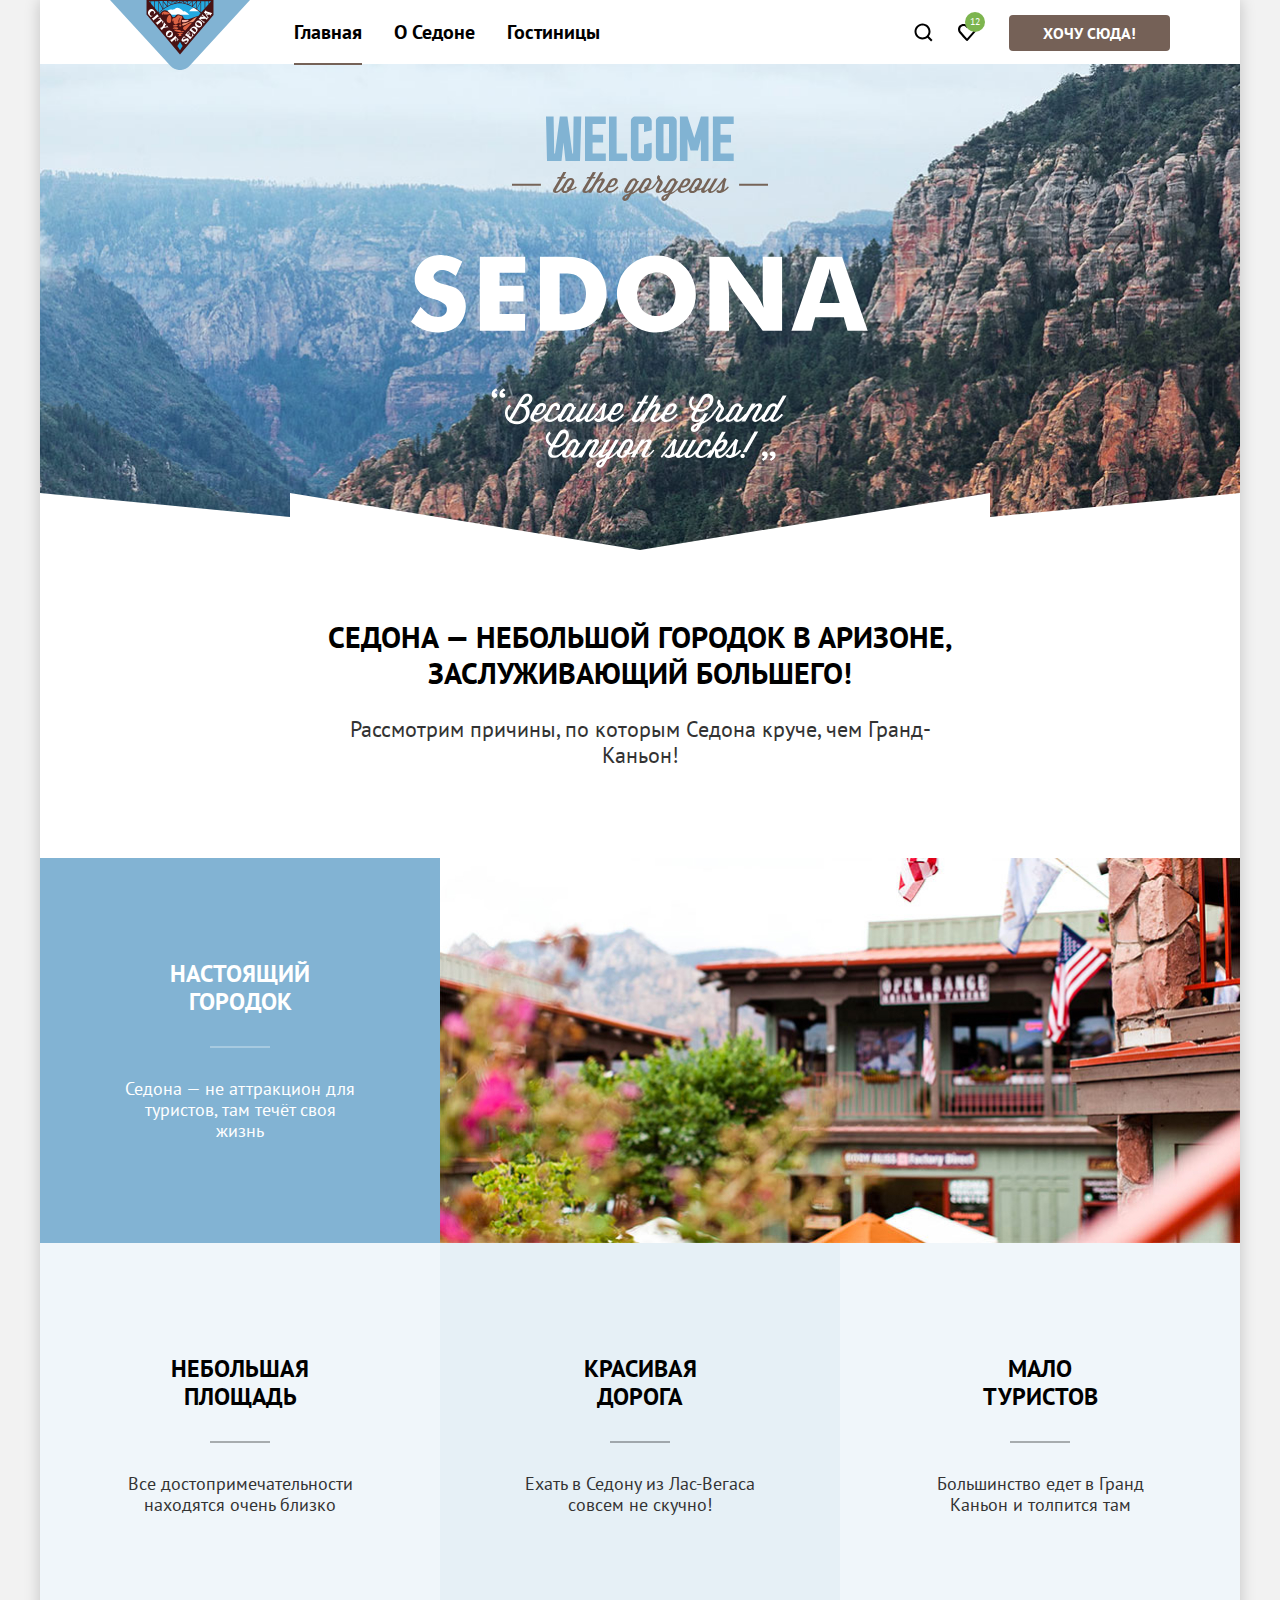
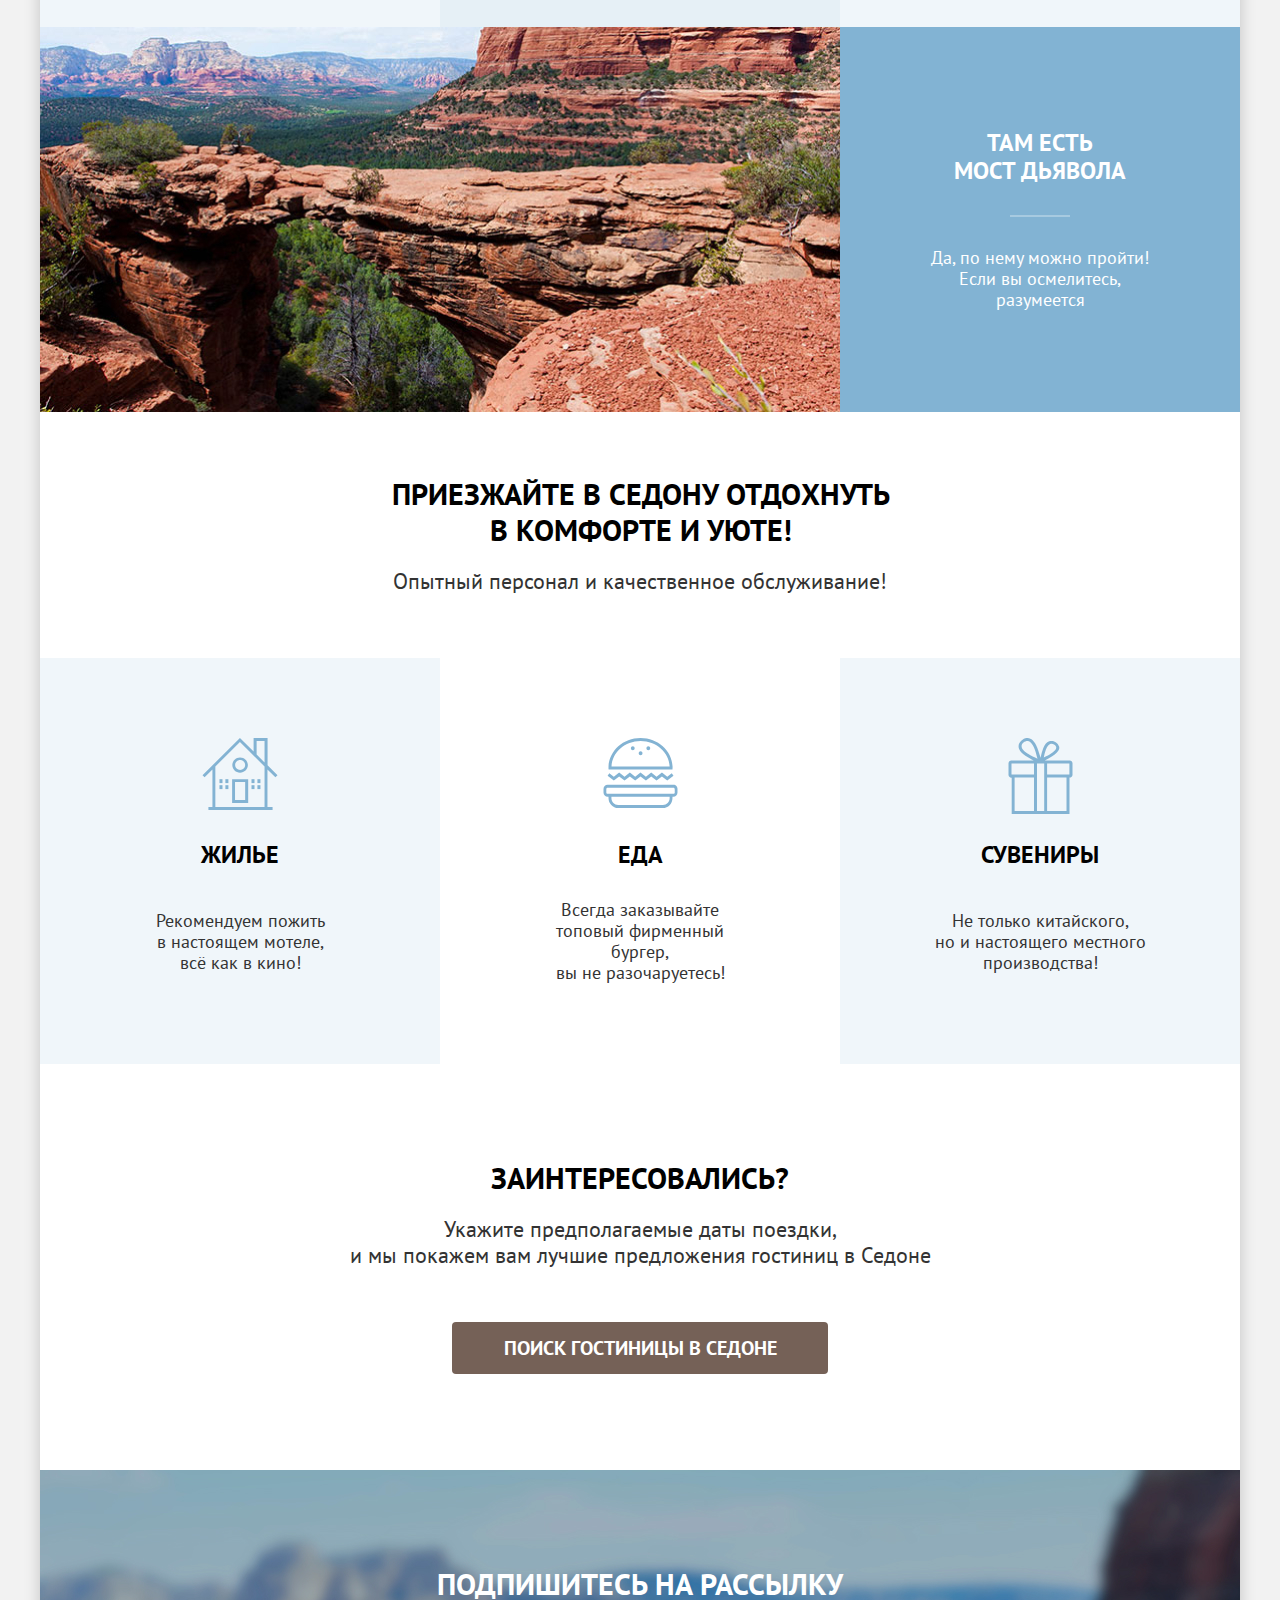
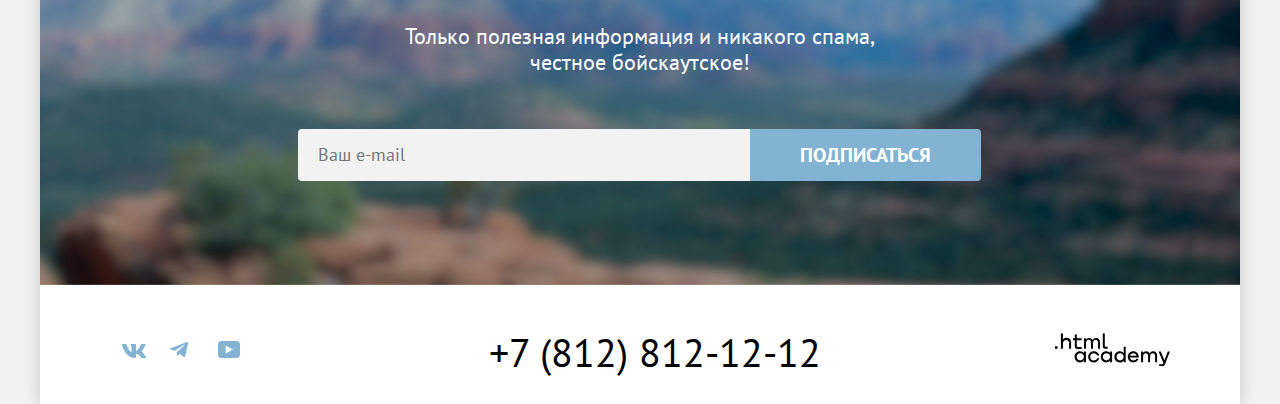
<file: index.html>
<!DOCTYPE html>
<html lang="ru">

  <head>
    <meta charset="utf-8">
    <title>HTML Academy: Главная</title>
    <link rel="stylesheet" href="styles/styles.css">
    <link rel="icon" type="image/png" sizes="32x32" href="images/favicon.png">
  </head>

  <body>
    <div class="wrapper">
      <header class="page-header" data-test="header">
        <nav class="navigation">
          <a class="navigation-logo" href="index.html" aria-current="page">
            <img class="page-header-logo" src="images/sedona-logo.svg" width="140" height="70"
              alt="Логотип города Седона">
          </a>
          <ul class="navigation-list">
            <li class="navigation-item">
              <a class="navigation-link navigation-link-selected" href="#">Главная</a>
            </li>
            <li class="navigation-item">
              <a class="navigation-link" href="#">О Седоне</a>
            </li>
            <li class="navigation-item">
              <a class="navigation-link" href="catalog.html">Гостиницы</a>
            </li>
          </ul>
          <ul class="navigation-list navigation-user">
            <li class="navigation-user-item">
              <a class="navigation-user-link magnifier" href="#">
                <span class="visually-hidden">
                  Поиск
                </span>
              </a>
            </li>
            <li class="navigation-user-item">
              <a class="navigation-user-link heart" href="#">
                <span class="visually-hidden">Количество лайков</span>
                <span class="like-number">12</span>
              </a>
            </li>
            <li class="navigation-item button-want">
              <a class="link-button" href="#">Хочу сюда!</a>
          </ul>
        </nav>
      </header>
      <main class="main-container main-index" data-test="main">
        <section class="hero" data-test="hero">
          <img class="hero-image" src="images/welcome.svg" width="458" height="352"
            alt="Welcome to the gorgeous Sedona 'Because the Grand Canyon sucks'">
        </section>
        <section class="advantages" data-test="advantages">
          <div class="advantages-opening">
            <h1 class="advantages-main-title common-title">
              Седона — небольшой городок в Аризоне, заслуживающий большего!
            </h1>
            <p class="advantages-main-description common-description">
              Рассмотрим причины, по которым Седона круче, чем Гранд-Каньон!
            </p>
          </div>
          <ul class="advantages-list">
            <li class="advantages-item">
              <div class="real-town">
                <h2 class="advantages-item-title advantages-common-title side-title">Настоящий городок</h2>
                <p class="advantages-item-description side-description advantages-common-description">Седона — не
                  аттракцион для туристов, там течёт
                  своя жизнь</p>
              </div>
              <img class="advantages-item-image" src="images/street-photo.jpg" width="800" height="385"
                alt="улочка города Седона">
            </li>
            <li class="advantages-sub-item little-area">
              <div class="sub-item-wrap">
                <h2 class="advantages-item-title advantages-common-title">Небольшая площадь</h2>
                <p class="advantages-item-description advantages-common-description">Все достопримечательности находятся
                  очень близко
                </p>
              </div>
            </li>
            <li class="advantages-sub-item beautiful-road">
              <div class="sub-item-wrap">
                <h2 class="advantages-item-title advantages-common-title">Красивая дорога</h2>
                <p class="advantages-item-description advantages-common-description">Ехать в Седону из Лас-Вегаса совсем
                  не скучно!</p>
              </div>
            </li>
            <li class="advantages-sub-item few-turist">
              <div class="sub-item-wrap">
                <h2 class="advantages-item-title advantages-common-title">Мало туристов</h2>
                <p class="advantages-item-description advantages-common-description">Большинство едет в Гранд Каньон и
                  толпится там</p>
              </div>
            </li>
            <li class="advantages-item">
              <div class="devils-bridge">
                <h2 class="advantages-item-title advantages-common-title side-title">Там есть <br>
                  мост дьявола
                </h2>
                <p class="advantages-item-description side-description advantages-common-description">Да, по нему можно
                  пройти! Если вы осмелитесь,
                  разумеется</p>
              </div>
              <img class="advantages-item-image" src="images/canyon-photo.jpg" width="800" height="385"
                alt="картинка скал города Седона">
            </li>
          </ul>
        </section>
        <section class="invitation" data-test="service">
          <div class="invitation-wrap">
            <h2 class="invitation-title common-title">Приезжайте в Седону отдохнуть в комфорте и уюте!</h2>
            <p class="invitation-description common-description advantages-common-description">Опытный персонал и
              качественное обслуживание!</p>
          </div>
        </section>
        <section class="experience">
          <ul class="experience-list">
            <li class="experience-item house-item">
              <h2 class="experience-item-title advantages-common-title">Жилье</h2>
              <p class="experience-item-description advantages-common-description">
                Рекомендуем пожить<br>
                в настоящем мотеле,<br>
                всё как в кино!
              </p>
            </li>
            <li class="experience-item food-item">
              <h2 class="experience-item-title advantages-common-title">Еда</h2>
              <p class="experience-item-description advantages-common-description">
                Всегда заказывайте<br>
                топовый фирменный бургер,<br>
                вы не разочаруетесь!
              </p>
            </li>
            <li class="experience-item gift-item">
              <h2 class="experience-item-title advantages-common-title">Сувениры</h2>
              <p class="experience-item-description advantages-common-description">
                Не только китайского,<br>
                но и настоящего местного<br>
                производства!
              </p>
            </li>
          </ul>
        </section>
        <section class="interested" data-test="search">
          <h2 class="interested-title common-title">Заинтересовались?</h2>
          <p class="interested-description common-description">
            Укажите предполагаемые даты поездки,<br>
            и мы покажем вам лучшие предложения гостиниц в Седоне
          </p>
          <a class="interested-link link-button" href="#">Поиск гостиницы в Седоне</a>
        </section>
        <section class="subscribe" data-test="subscribe">
          <div class="subscribe-wrap">
            <h2 class="subscribe-title">Подпишитесь на рассылку</h2>
            <p class="subscribe-description">
              Только полезная информация и никакого спама,<br>
              честное бойскаутское!
            </p>
            <form class="subscribe-form" action="https://echo.htmlacademy.ru/" method="post">
              <label class="visually-hidden" for="subscribe-email">Ваш e-mail</label>
              <input class="email" type="email" id="subscribe-email" name="user-email" placeholder="Ваш e-mail"
                required>
              <button class="subscribe-button blue-button" type="submit">Подписаться</button>
            </form>
          </div>
        </section>
      </main>
      <footer class="page-footer" data-test="footer">
        <div class="footer-container">
          <ul class="social-list">
            <li class="social-item">
              <a class="social-link vkontakte" href="https://vk.com/htmlacademy">
                <svg class="social-icon" aria-hidden="true" focusable="false" width="24" height="14" viewBox="0 0 24 14"
                  fill="none" xmlns="http://www.w3.org/2000/svg">
                  <path fill-rule="evenodd" clip-rule="evenodd"
                    d="M23.45 0.948C23.616 0.402 23.45 0 22.655 0H20.03C19.362 0 19.054 0.347 18.887 0.73C18.887 0.73 17.552 3.926 15.661 6.002C15.049 6.604 14.771 6.795 14.437 6.795C14.27 6.795 14.019 6.604 14.019 6.057V0.948C14.019 0.292 13.835 0 13.279 0H9.151C8.734 0 8.483 0.304 8.483 0.593C8.483 1.214 9.429 1.358 9.526 3.106V6.904C9.526 7.737 9.373 7.888 9.039 7.888C8.149 7.888 5.984 4.677 4.699 1.003C4.45 0.288 4.198 0 3.527 0H0.9C0.15 0 0 0.347 0 0.73C0 1.412 0.89 4.8 4.145 9.281C6.315 12.341 9.37 14 12.153 14C13.822 14 14.028 13.632 14.028 12.997V10.684C14.028 9.947 14.186 9.8 14.715 9.8C15.105 9.8 15.772 9.992 17.33 11.467C19.11 13.216 19.403 14 20.405 14H23.03C23.78 14 24.156 13.632 23.94 12.904C23.702 12.18 22.852 11.129 21.725 9.882C21.113 9.172 20.195 8.407 19.916 8.024C19.527 7.533 19.638 7.314 19.916 6.877C19.916 6.877 23.116 2.451 23.449 0.948H23.45Z"
                    fill="#83B3D3" />
                </svg>
                <span class="visually-hidden">Вконтакте</span>
              </a>
            </li>
            <li class="social-item">
              <a class="social-link telegram" href="https://t.me/htmlacademy">
                <svg class="social-icon" aria-hidden="true" focusable="false" width="18" height="16" viewBox="0 0 18 16"
                  fill="none" xmlns="http://www.w3.org/2000/svg">
                  <path
                    d="M16.785 0.0992597L0.840489 6.24776C-0.247661 6.68481 -0.241365 7.29184 0.640845 7.56253L4.73445 8.83953L14.2058 2.8637C14.6537 2.59121 15.0629 2.7378 14.7265 3.03636L7.05283 9.96185H7.05103L7.05283 9.96275L6.77045 14.1823C7.18413 14.1823 7.36669 13.9925 7.59871 13.7686L9.58705 11.8351L13.7229 14.89C14.4855 15.31 15.0332 15.0941 15.2229 14.1841L17.9379 1.38885C18.2158 0.274623 17.5126 -0.229883 16.785 0.0992597Z"
                    fill="#83B3D3" />
                </svg>
                <span class="visually-hidden">Телеграм</span>
              </a>
            </li>
            <li class="social-item">
              <a class="social-link youtube" href="https://www.youtube.com/user/htmlacademyru">
                <svg class="social-icon" aria-hidden="true" focusable="false" width="22" height="17" viewBox="0 0 22 17"
                  fill="none" xmlns="http://www.w3.org/2000/svg">
                  <path
                    d="M18.607 0H3.17413C1.31343 0 0 1.59375 0 3.4V13.4937C0 15.4062 1.31343 17 3.17413 17H18.8259C20.4677 17 22 15.4062 22 13.6V3.4C21.7811 1.59375 20.4677 0 18.607 0ZM7.66169 12.5375V4.4625L14.995 8.5L7.66169 12.5375Z"
                    fill="#83B3D3" />
                </svg>
                <span class="visually-hidden">Ютюб</span>
              </a>
            </li>
          </ul>
          <a class="phone-number footer-contacts" href="tel:+78128121212">
            +7 (812) 812-12-12
          </a>
          <a class="author-logo footer-contacts" href="https://htmlacademy.ru">
            <svg aria-hidden="true" focusable="false" width="115" height="34" viewBox="0 0 115 34" fill="none"
              xmlns="http://www.w3.org/2000/svg">
              <g clip-path="url(#clip0_33515_1190)">
                <path d="M0 13.2564V15.8564H2.5V13.2564H0Z" fill="black" />
                <path
                  d="M11.6 4.85645C10 4.85645 8.8 5.55645 8 6.55645H7.9V0.356445H5.9V15.8564H7.9V10.5564C7.9 8.45645 9.2 6.95645 11.2 6.95645C13 6.95645 14.1 8.35645 14.1 10.1564V15.8564H16.1V9.75644C16.2 6.75644 14.3 4.85645 11.6 4.85645Z"
                  fill="black" />
                <path
                  d="M26.6 5.15645H21.8V1.45645H19.8V5.25645H17.9V7.25645H19.8V13.2564C19.8 14.9564 20.8 15.9564 22.5 15.9564H26.6V13.9564H22.9C22.2 13.9564 21.8 13.5564 21.8 12.8564V7.15645H26.6V5.15645Z"
                  fill="black" />
                <path
                  d="M41.1 4.95645C39.5 4.95645 38.2 5.75644 37.6 7.05645H37.5C36.9 5.85645 35.7 4.95645 34.1 4.95645C32.7 4.95645 31.6 5.75645 31 6.75645H30.9V5.15645H29V15.7564H31V10.3564C31 8.35645 32 6.85645 33.6 6.85645C35.1 6.85645 36 7.85645 36 9.45645V15.7564H38V10.1564C38 7.75645 39.4 6.85645 40.6 6.85645C42.1 6.85645 43 7.85645 43 9.45645V15.7564H45V9.25644C45.1 6.75644 43.6 4.95645 41.1 4.95645Z"
                  fill="black" />
                <path
                  d="M47.8 13.0564C47.8 14.7564 48.8 15.7564 50.6 15.7564H52.6V13.7564H50.9C50.2 13.7564 49.8 13.3564 49.8 12.6564V0.356445H47.8V13.0564Z"
                  fill="black" />
                <path
                  d="M28.9 20.0564C28 18.9564 26.7 18.2564 25 18.2564C21.9 18.2564 19.6 20.5564 19.6 23.8564C19.6 27.1564 21.9 29.4564 25 29.4564C26.8 29.4564 28 28.6564 28.8 27.5564H28.9V29.1564H30.9V18.5564H28.9V20.0564ZM25.3 27.4564C23.1 27.4564 21.7 25.8564 21.7 23.8564C21.7 21.8564 23.1 20.2564 25.3 20.2564C27.5 20.2564 28.9 21.8564 28.9 23.8564C28.9 25.7564 27.5 27.4564 25.3 27.4564Z"
                  fill="black" />
                <path
                  d="M44.2 22.3564C43.7 19.9564 41.6 18.2564 38.8 18.2564C35.4 18.2564 33.2 20.7564 33.2 23.8564C33.2 26.9564 35.4 29.4564 38.8 29.4564C41.6 29.4564 43.7 27.6564 44.2 25.2564H42.1C41.7 26.5564 40.4 27.5564 38.8 27.5564C36.6 27.5564 35.2 25.9564 35.2 23.9564C35.2 21.9564 36.6 20.3564 38.8 20.3564C40.4 20.3564 41.6 21.3564 42.1 22.5564H44.2V22.3564Z"
                  fill="black" />
                <path
                  d="M55.1 20.0564C54.2 18.9564 52.9 18.2564 51.2 18.2564C48.1 18.2564 45.8 20.5564 45.8 23.8564C45.8 27.1564 48.1 29.4564 51.2 29.4564C53 29.4564 54.2 28.6564 55 27.5564H55.1V29.1564H57.1V18.5564H55.1V20.0564ZM51.5 27.4564C49.3 27.4564 47.9 25.8564 47.9 23.8564C47.9 21.8564 49.3 20.2564 51.5 20.2564C53.7 20.2564 55.1 21.8564 55.1 23.8564C55.1 25.7564 53.6 27.4564 51.5 27.4564Z"
                  fill="black" />
                <path
                  d="M68.7 20.1564C67.8 19.0564 66.5 18.2564 64.8 18.2564C61.7 18.2564 59.4 20.5564 59.4 23.8564C59.4 27.1564 61.6 29.4564 64.8 29.4564C66.5 29.4564 67.8 28.6564 68.6 27.6564H68.7V29.1564H70.7V13.7564H68.7V20.1564ZM65.1 27.4564C62.9 27.4564 61.5 25.8564 61.5 23.8564C61.5 21.8564 62.9 20.2564 65.1 20.2564C67.3 20.2564 68.7 21.8564 68.7 23.8564C68.6 25.8564 67.2 27.4564 65.1 27.4564Z"
                  fill="black" />
                <path
                  d="M78.3 18.2564C75 18.2564 72.8 20.7564 72.8 23.8564C72.8 26.8564 74.9 29.4564 78.3 29.4564C80.8 29.4564 82.8 28.1564 83.5 25.8564H81.4C80.9 26.8564 79.8 27.4564 78.4 27.4564C76.5 27.4564 75.1 26.1564 75 24.5564H83.8C84 20.9564 81.8 18.2564 78.3 18.2564ZM78.3 20.1564C80 20.1564 81.3 21.1564 81.6 22.7564H75.1C75.4 21.2564 76.6 20.1564 78.3 20.1564Z"
                  fill="black" />
                <path
                  d="M98.2 18.2564C96.6 18.2564 95.3 19.0564 94.6 20.2564H94.5C93.9 19.0564 92.7 18.2564 91.1 18.2564C89.7 18.2564 88.6 18.9564 88 20.0564V18.5564H86.1V29.1564H88.1V23.7564C88.1 21.7564 89.1 20.3564 90.7 20.2564C92.2 20.2564 93.1 21.2564 93.1 22.8564V29.1564H95.1V23.5564C95.1 21.1564 96.5 20.2564 97.7 20.2564C99.2 20.2564 100.1 21.2564 100.1 22.8564V29.1564H102.1V22.6564C102.2 20.0564 100.7 18.2564 98.2 18.2564Z"
                  fill="black" />
                <path
                  d="M109.4 27.3564L105.8 18.4564H103.6L108.4 30.0564C108.1 30.9564 107.7 31.2564 106.7 31.2564H104.2V33.2564H106.7C108.5 33.2564 109.5 32.4564 110.2 30.6564L114.9 18.4564H112.8L109.4 27.3564Z"
                  fill="black" />
              </g>
              <defs>
                <clipPath id="clip0_33515_1190">
                  <rect width="115" height="33" fill="white" transform="translate(0 0.356445)" />
                </clipPath>
              </defs>
            </svg>
            <span class="visually-hidden">Логотип HTML академии</span>
          </a>
        </div>
      </footer>
    </div>
    <div class="modal-container modal-container-close" data-test="modal">
      <div class="modal modal-auth">
        <button class="modal-close-button" type="button">
          <span class="visually-hidden">Закрыть</span>
        </button>
        <section class="modal-content">
          <h2 class="modal-title">Поиск гостиницы в Седоне</h2>
          <form class="auth-form" action="https://echo.htmlacademy.ru/" method="post">
            <div class="date-container">
              <label for="checkin" class="form-label">Дата Заезда:</label>
              <input class="input-date" type="text" name="checkin-date" id="checkin" placeholder="Укажите дату"
                value="27 апреля 2020" required>
              <p class="hint-message warning-message">Мы не можем отправить вас в прошлое.</p>
            </div>
            <div class="date-container">
              <label for="checkout" class="form-label">Дата Выезда:</label>
              <input class="input-date" type="text" name="checkout-date" id="checkout" placeholder="Укажите дату"
                value="1 сентября 2021" required>
              <p class="hint-message">На эти даты есть свободные номера. Пока есть.</p>
            </div>
            <div class="guest">
              <div class="guest-wrap adult">
                <label class="form-label adult-label" for="adults">Взрослые:</label>
                <div class="count-wrapper">
                  <button class="button-guest-count minus-button" type="button">
                    <span class="visually-hidden">кнопка уменьшающая количество взрослых</span>
                  </button>
                  <input class="guest-count-input" type="text" name="adult-count-input" id="adults" value="2" required>
                  <button class="button-guest-count plus-button" type="button">
                    <span class="visually-hidden">кнопка увеличивающая количетво взрослых</span>
                  </button>
                </div>
              </div>
              <div class="guest-wrap kids">
                <span class="form-label-wrap">
                  <label class="form-label kid-label" for="kids">Дети:</label>
                  <span class="tooltip">
                    <button class="tooltip-toggle" type="button">
                      <span class="visually-hidden">тултип - кнопка подсказки</span>
                    </button>
                    <span class="tooltip-text" role="tooltip" id="tooltip-label-children">
                      Укажите количество детей,
                      которые будут с вами, возраст которых от 6 до
                      18 лет. Дети до 6 лет размещаются бесплатно.
                    </span>
                  </span>
                </span>
                <div class="count-wrapper">
                  <button class="button-guest-count minus-button" type="button"></button>
                  <span class="visually-hidden">кнопка уменьшающая количество детей</span>
                  <input class="guest-count-input" type="text" name="kid-count-input" id="kids" value="2" required>
                  <button class="button-guest-count plus-button" type="button"></button>
                  <span class="visually-hidden">кнопка увеличивающая количетво детей</span>
                </div>
              </div>
            </div>
            <button class="blue-button button-find" type="submit">Найти</button>
          </form>
        </section>
      </div>
    </div>
  </body>

</html>
</file>
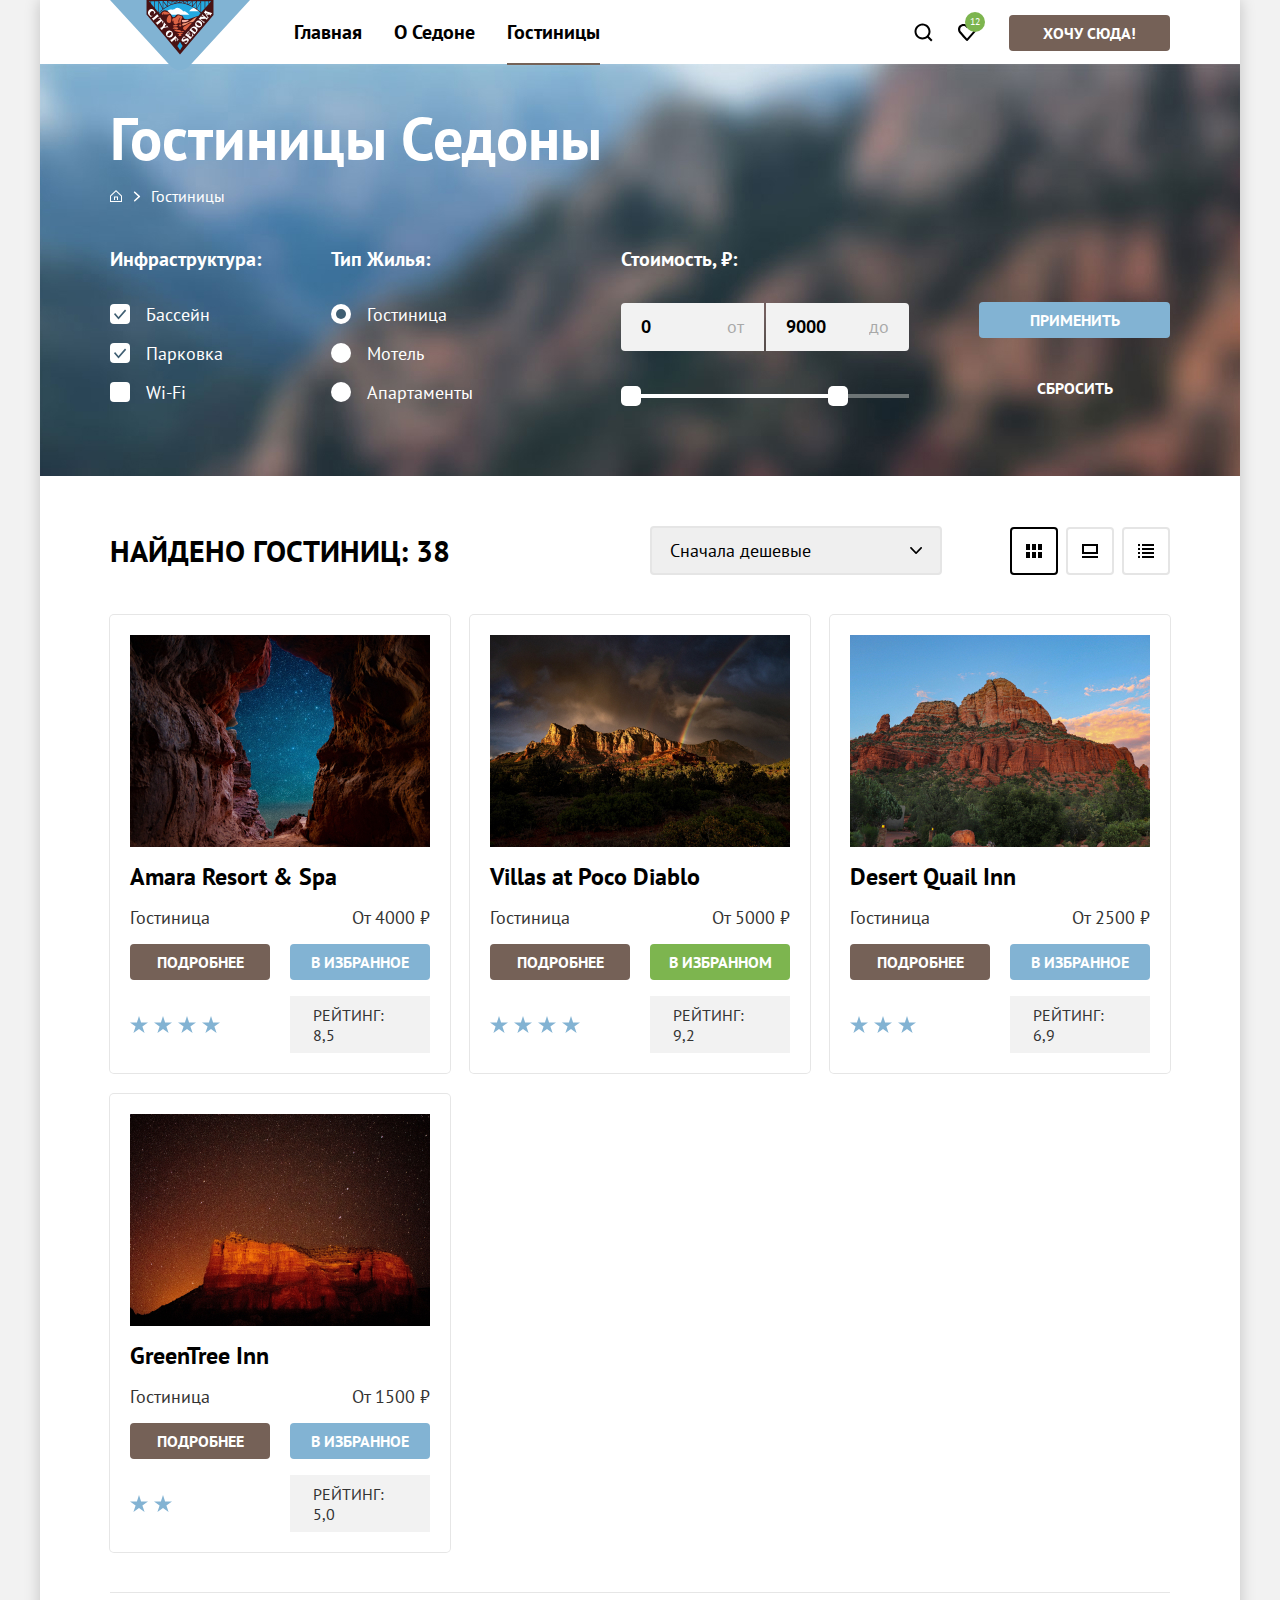
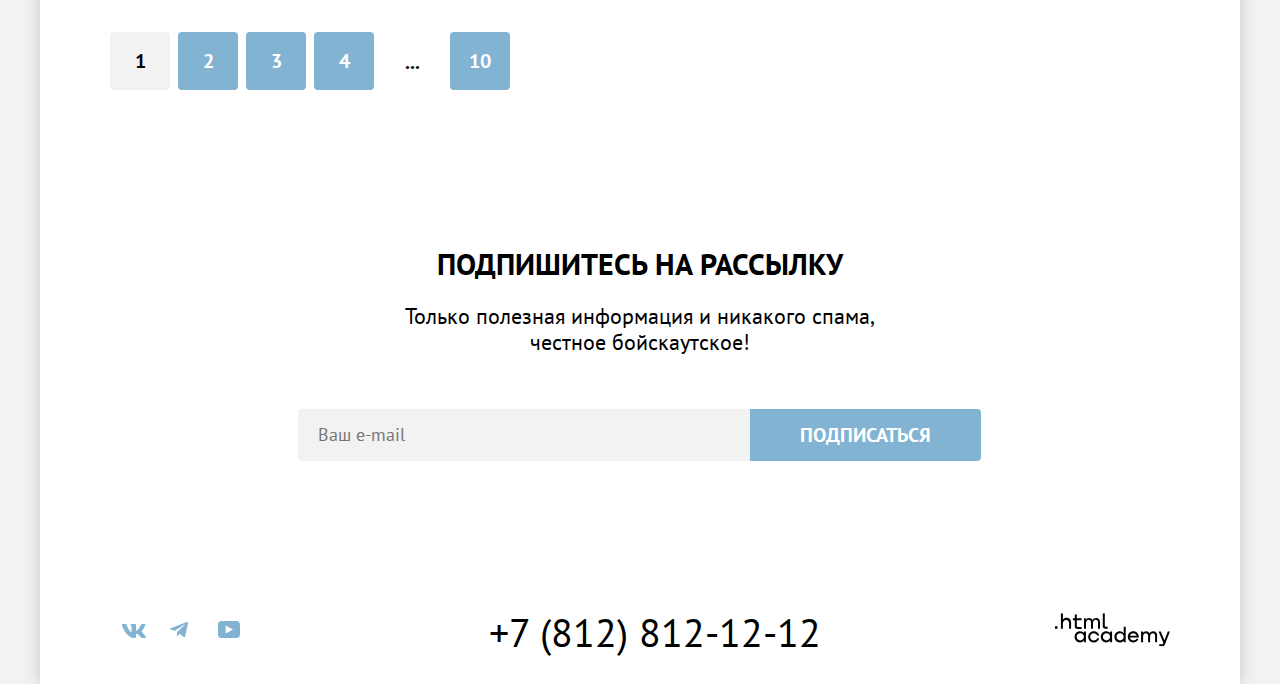
<file: catalog.html>
<!DOCTYPE html>
<html lang="ru">

  <head>
    <meta charset="utf-8">
    <title>HTML Academy: Гостиницы</title>
    <link rel="stylesheet" href="styles/styles.css">
    <link rel="icon" type="image/png" sizes="32x32" href="images/favicon.png">
  </head>

  <body>
    <div class="wrapper">
      <header class="page-header" data-test="header">
        <nav class="navigation">
          <a class="navigation-logo" href="index.html">
            <img class="page-header-logo" src="images/sedona-logo.svg" width="140" height="70"
              alt="Логотип города Седона">
          </a>
          <ul class="navigation-list">
            <li class="navigation-item">
              <a class="navigation-link" href="index.html">Главная</a>
            </li>
            <li class="navigation-item">
              <a class="navigation-link" href="#">О Седоне</a>
            </li>
            <li class="navigation-item">
              <a class="navigation-link navigation-link-selected" href="#">Гостиницы</a>
            </li>
          </ul>
          <ul class="navigation-list navigation-user">
            <li class="navigation-user-item">
              <a class="navigation-user-link magnifier" href="#">
                <span class="visually-hidden">
                  Поиск
                </span>
              </a>
            </li>
            <li class="navigation-user-item">
              <a class="navigation-user-link heart" href="#">
                <span class="visually-hidden">Количество лайков</span>
                <span class="like-number">12</span>
              </a>
            </li>
            <li class="navigation-item button-want">
              <a class="link-button" href="#">Хочу сюда!</a>
          </ul>
        </nav>
      </header>
      <main class="main-container main-inner" data-test="main">
        <section class="main-inner-filter">
          <section class="inner-nav" data-test="hero">
            <h1 class="inner-title">Гостиницы Седоны</h1>
            <ol class="breadcrumbs-list">
              <li class="breadcrumbs-item">
                <a class="breadcrumbs-link breadcrumbs-home" href="index.html">
                  <span class="visually-hidden">На главную страницу</span>
                </a>
              </li>
              <li class="breadcrumbs-item">
                <a class="breadcrumbs-link" aria-current="page">
                  Гостиницы
                </a>
              </li>
            </ol>
          </section>
          <section class="hotel-filter" data-test="filter">
            <form class="catalog-filter" action="https://echo.htmlacademy.ru" method="get">
              <fieldset class="catalog-filter-group">
                <legend class="catalog-filter-title">Инфраструктура:</legend>
                <ul class="catalog-filter-list">
                  <li class="catalog-filter-item">
                    <label class="controls" for="pool">
                      <input class="control-input control-checkbox visually-hidden" type="checkbox" name="pool"
                        id="pool" checked>
                      <span class="control-mark control-mark-checkbox"></span>
                      <span class="control-label">
                        Бассейн
                      </span>
                    </label>
                  </li>
                  <li class="catalog-filter-item">
                    <label class="controls" for="parking">
                      <input class="control-input control-checkbox visually-hidden" type="checkbox" name="parking"
                        id="parking" checked>
                      <span class="control-mark control-mark-checkbox"></span>
                      <span class="control-label">
                        Парковка
                      </span>
                    </label>
                  </li>
                  <li class="catalog-filter-item">
                    <label class="controls" for="wifi">
                      <input class="control-input control-checkbox visually-hidden" type="checkbox" name="wifi"
                        id="wifi">
                      <span class="control-mark control-mark-checkbox"></span>
                      <span class="control-label">
                        Wi-Fi
                      </span>
                    </label>
                  </li>
                </ul>
              </fieldset>
              <fieldset class="catalog-filter-group">
                <legend class="catalog-filter-title">Тип Жилья:</legend>
                <ul class="catalog-filter-list">
                  <li class="catalog-filter-item">
                    <label class="controls" for="hotel">
                      <input class="control-input control-radio visually-hidden" type="radio" name="accomodation_type"
                        id="hotel" value="hotel" checked>
                      <span class="control-mark control-mark-radio"></span>
                      <span class="control-label">
                        Гостиница</span>
                    </label>
                  </li>
                  <li class="catalog-filter-item">
                    <label class="controls" for="motel">
                      <input class="control-input control-radio visually-hidden" type="radio" name="accomodation_type"
                        id="motel" value="motel">
                      <span class="control-mark control-mark-radio"></span>
                      <span class="control-label">
                        Мотель
                      </span>
                    </label>
                  </li>
                  <li class="catalog-filter-item">
                    <label class="controls" for="appartment">
                      <input class="control-input control-radio visually-hidden" type="radio" name="accomodation_type"
                        id="appartment" value="appartment">
                      <span class="control-mark control-mark-radio"></span>
                      <span class="control-label">
                        Апартаменты
                      </span>
                    </label>
                  </li>
                </ul>
              </fieldset>
              <fieldset class="price-range">
                <legend class="price-range-title catalog-filter-title">Стоимость, ₽:</legend>
                <div class="range-wrapper-inputs">
                  <div class="price-area-input">
                    <label class="catalog-filter-label">
                      <span class="label-price-range min-label">
                        от
                      </span>
                      <input class="range-input range-input-min" type="number" name="min-price" value="0"
                        placeholder="0" required>
                    </label>
                  </div>
                  <div class="price-area-input">
                    <label class="catalog-filter-label">
                      <span class="label-price-range max-label">
                        до
                      </span>
                      <input class="range-input range-input-max" type="number" name="max-price" value="9000"
                        placeholder="9000" required>
                    </label>
                  </div>
                </div>
                <div class="range">
                  <div class="range-scale">
                    <div class="range-bar" style="left: 0; width: 227px">
                      <button type="button" class="range-toggle toggle-min">
                        <span class="visually-hidden">Ползунок для выбора минимальной цены отеля</span>
                      </button>
                      <button type="button" class="range-toggle toggle-max">
                        <span class="visually-hidden">Ползунок для выбора максимальной цены отеля</span>
                      </button>
                    </div>
                  </div>
                </div>
              </fieldset>
              <div class="price-buttons">
                <button class="filter-button blue-button" type="submit">Применить</button>
                <button class="filter-button reset-button" type="reset">Сбросить</button>
              </div>
            </form>
          </section>
        </section>
        <div class="catalog-content-wrapper">
          <section class="search" data-test="catalog">
            <div class="catalog-content-title">
              <h2 class="search-title">Найдено гостиниц: 38</h2>
              <select class="search-control" aria-label="Сортировка">
                <option value="affordable">Сначала дешевые</option>
                <option value="average">Сначала средние</option>
                <option value="expensive">Сначала дорогие</option>
              </select>
              <ul class="preview-list">
                <li class="preview-item">
                  <a class="preview-item-link preview-item-selected tile" href="#">
                    <span class="visually-hidden">вид Таблица</span>
                  </a>
                </li>
                <li class="preview-item">
                  <a class="preview-item-link large-icon" href="#">
                    <span class="visually-hidden">вид Крупные иконки</span>
                  </a>
                </li>
                <li class="preview-item">
                  <a class="preview-item-link list" href="#">
                    <span class="visually-hidden">вид Список</span>
                  </a>
                </li>
              </ul>
            </div>
            <ul class="card-list">
              <li class="card-item">
                <a class="card-link" href="#">
                  <img class="card-image" src="images/amara-resort.jpg" width="300" height="212"
                    alt="Amara Resort & Spa picture">
                </a>
                <a class="card-link" href="#">
                  <h3 class="card-title">Amara Resort & Spa</h3>
                </a>
                <p class="card-hotel">Гостиница</p>
                <p class="card-price">От 4000 ₽</p>
                <a class="card-details link-button button-decoration" href="#">Подробнее</a>
                <button class="card-favorite blue-button button-decoration" type="button">В избранное</button>
                <p class="stars four-stars">
                  <span class="visually-hidden">Отель 4 звезды</span>
                </p>
                <span class="card-rating">Рейтинг: 8,5</span>
              </li>
              <li class="card-item">
                <a class="card-link" href="#">
                  <img class="card-image" src="images/villas-at-poco-diablo.jpg" width="300" height="212"
                    alt="Villas at Poco Diablo picture">
                </a>
                <a class="card-link" href="#">
                  <h3 class="card-title">Villas at Poco Diablo</h3>
                </a>
                <p class="card-hotel">Гостиница</p>
                <p class="card-price">От 5000 ₽</p>
                <a class="card-details link-button button-decoration" href="#">Подробнее</a>
                <button class="card-favorite button-decoration card-favorite-villas" type="button">В избранном</button>
                <p class="stars four-stars">
                  <span class="visually-hidden">Отель 4 звезды</span>
                </p>
                <span class="card-rating">Рейтинг: 9,2</span>
              </li>
              <li class="card-item">
                <a class="card-link" href="#">
                  <img class="card-image" src="images/desert-quail-inn.jpg" width="300" height="212"
                    alt="Desert Quail Inn picture">
                </a>
                <a class="card-link" href="#">
                  <h3 class="card-title">Desert Quail Inn</h3>
                </a>
                <p class="card-hotel">Гостиница</p>
                <p class="card-price">От 2500 ₽</p>
                <a class="card-details link-button button-decoration" href="#">Подробнее</a>
                <button class="card-favorite blue-button button-decoration" type="button">В избранное</button>
                <p class="stars three-stars">
                  <span class="visually-hidden">Отель 3 звезды</span>
                </p>
                <span class="card-rating">Рейтинг: 6,9</span>
              </li>
              <li class="card-item">
                <a class="card-link" href="#">
                  <img class="card-image" src="images/green-tree-inn.jpg" width="300" height="212"
                    alt="GreenTree Inn picture">
                </a>
                <a class="card-link" href="#">
                  <h3 class="card-title">GreenTree Inn</h3>
                </a>
                <p class="card-hotel">Гостиница</p>
                <p class="card-price">От 1500 ₽</p>
                <a class="card-details link-button button-decoration" href="#">Подробнее</a>
                <button class="card-favorite blue-button button-decoration" type="button">В избранное</button>
                <p class="stars two-stars">
                  <span class="visually-hidden">Отель 2 звезды</span>
                </p>
                <span class="card-rating">Рейтинг: 5,0</span>
              </li>
            </ul>
            <ul class="pagination">
              <li class="pagination-item">
                <a class="pagination-link pagination-link-current">1</a>
              </li>
              <li class="pagination-item">
                <a class="pagination-link blue-button" href="#">2</a>
              </li>
              <li class="pagination-item">
                <a class="pagination-link blue-button" href="#">3</a>
              </li>
              <li class="pagination-item">
                <a class="pagination-link blue-button" href="#">4</a>
              </li>
              <li class="pagination-item">
                <span class="suspension-point">...</span>
              </li>
              <li class="pagination-item">
                <a class="pagination-link blue-button" href="#">10</a>
              </li>
            </ul>
          </section>
        </div>
        <section class="subscribe subscribe-catalog" data-test="subscribe">
          <div class="subscribe-wrap">
            <h2 class="subscribe-title subscribe-catalog-text">Подпишитесь на рассылку</h2>
            <p class="subscribe-description subscribe-catalog-text">
              Только полезная информация и никакого спама,<br>
              честное бойскаутское!
            </p>
            <form class="subscribe-form" action="https://echo.htmlacademy.ru/" method="post">
              <label for="subscribe-email"></label>
              <input class=" email catalog-email" type="email" id="subscribe-email" name="user-email"
                placeholder="Ваш e-mail" required>
              <button class="subscribe-button blue-button" type="submit">Подписаться</button>
            </form>
          </div>
        </section>
      </main>
      <footer class="page-footer" data-test="footer">
        <div class="footer-container">
          <ul class="social-list">
            <li class="social-item">
              <a class="social-link vkontakte" href="https://vk.com/htmlacademy">
                <svg class="social-icon" aria-hidden="true" focusable="false" width="24" height="14" viewBox="0 0 24 14"
                  fill="none" xmlns="http://www.w3.org/2000/svg">
                  <path fill-rule="evenodd" clip-rule="evenodd"
                    d="M23.45 0.948C23.616 0.402 23.45 0 22.655 0H20.03C19.362 0 19.054 0.347 18.887 0.73C18.887 0.73 17.552 3.926 15.661 6.002C15.049 6.604 14.771 6.795 14.437 6.795C14.27 6.795 14.019 6.604 14.019 6.057V0.948C14.019 0.292 13.835 0 13.279 0H9.151C8.734 0 8.483 0.304 8.483 0.593C8.483 1.214 9.429 1.358 9.526 3.106V6.904C9.526 7.737 9.373 7.888 9.039 7.888C8.149 7.888 5.984 4.677 4.699 1.003C4.45 0.288 4.198 0 3.527 0H0.9C0.15 0 0 0.347 0 0.73C0 1.412 0.89 4.8 4.145 9.281C6.315 12.341 9.37 14 12.153 14C13.822 14 14.028 13.632 14.028 12.997V10.684C14.028 9.947 14.186 9.8 14.715 9.8C15.105 9.8 15.772 9.992 17.33 11.467C19.11 13.216 19.403 14 20.405 14H23.03C23.78 14 24.156 13.632 23.94 12.904C23.702 12.18 22.852 11.129 21.725 9.882C21.113 9.172 20.195 8.407 19.916 8.024C19.527 7.533 19.638 7.314 19.916 6.877C19.916 6.877 23.116 2.451 23.449 0.948H23.45Z"
                    fill="#83B3D3" />
                </svg>
                <span class="visually-hidden">Вконтакте</span>
              </a>
            </li>
            <li class="social-item">
              <a class="social-link telegram" href="https://t.me/htmlacademy">
                <svg class="social-icon" aria-hidden="true" focusable="false" width="18" height="16" viewBox="0 0 18 16"
                  fill="none" xmlns="http://www.w3.org/2000/svg">
                  <path
                    d="M16.785 0.0992597L0.840489 6.24776C-0.247661 6.68481 -0.241365 7.29184 0.640845 7.56253L4.73445 8.83953L14.2058 2.8637C14.6537 2.59121 15.0629 2.7378 14.7265 3.03636L7.05283 9.96185H7.05103L7.05283 9.96275L6.77045 14.1823C7.18413 14.1823 7.36669 13.9925 7.59871 13.7686L9.58705 11.8351L13.7229 14.89C14.4855 15.31 15.0332 15.0941 15.2229 14.1841L17.9379 1.38885C18.2158 0.274623 17.5126 -0.229883 16.785 0.0992597Z"
                    fill="#83B3D3" />
                </svg>
                <span class="visually-hidden">Телеграм</span>
              </a>
            </li>
            <li class="social-item">
              <a class="social-link youtube" href="https://www.youtube.com/user/htmlacademyru">
                <svg class="social-icon" aria-hidden="true" focusable="false" width="22" height="17" viewBox="0 0 22 17"
                  fill="none" xmlns="http://www.w3.org/2000/svg">
                  <path
                    d="M18.607 0H3.17413C1.31343 0 0 1.59375 0 3.4V13.4937C0 15.4062 1.31343 17 3.17413 17H18.8259C20.4677 17 22 15.4062 22 13.6V3.4C21.7811 1.59375 20.4677 0 18.607 0ZM7.66169 12.5375V4.4625L14.995 8.5L7.66169 12.5375Z"
                    fill="#83B3D3" />
                </svg>
                <span class="visually-hidden">Ютюб</span>
              </a>
            </li>
          </ul>
          <a class="phone-number footer-contacts" href="tel:+78128121212">
            +7 (812) 812-12-12
          </a>
          <a class="author-logo footer-contacts" href="https://htmlacademy.ru">
            <svg aria-hidden="true" focusable="false" width="115" height="34" viewBox="0 0 115 34" fill="none"
              xmlns="http://www.w3.org/2000/svg">
              <g clip-path="url(#clip0_33515_1190)">
                <path d="M0 13.2564V15.8564H2.5V13.2564H0Z" fill="black" />
                <path
                  d="M11.6 4.85645C10 4.85645 8.8 5.55645 8 6.55645H7.9V0.356445H5.9V15.8564H7.9V10.5564C7.9 8.45645 9.2 6.95645 11.2 6.95645C13 6.95645 14.1 8.35645 14.1 10.1564V15.8564H16.1V9.75644C16.2 6.75644 14.3 4.85645 11.6 4.85645Z"
                  fill="black" />
                <path
                  d="M26.6 5.15645H21.8V1.45645H19.8V5.25645H17.9V7.25645H19.8V13.2564C19.8 14.9564 20.8 15.9564 22.5 15.9564H26.6V13.9564H22.9C22.2 13.9564 21.8 13.5564 21.8 12.8564V7.15645H26.6V5.15645Z"
                  fill="black" />
                <path
                  d="M41.1 4.95645C39.5 4.95645 38.2 5.75644 37.6 7.05645H37.5C36.9 5.85645 35.7 4.95645 34.1 4.95645C32.7 4.95645 31.6 5.75645 31 6.75645H30.9V5.15645H29V15.7564H31V10.3564C31 8.35645 32 6.85645 33.6 6.85645C35.1 6.85645 36 7.85645 36 9.45645V15.7564H38V10.1564C38 7.75645 39.4 6.85645 40.6 6.85645C42.1 6.85645 43 7.85645 43 9.45645V15.7564H45V9.25644C45.1 6.75644 43.6 4.95645 41.1 4.95645Z"
                  fill="black" />
                <path
                  d="M47.8 13.0564C47.8 14.7564 48.8 15.7564 50.6 15.7564H52.6V13.7564H50.9C50.2 13.7564 49.8 13.3564 49.8 12.6564V0.356445H47.8V13.0564Z"
                  fill="black" />
                <path
                  d="M28.9 20.0564C28 18.9564 26.7 18.2564 25 18.2564C21.9 18.2564 19.6 20.5564 19.6 23.8564C19.6 27.1564 21.9 29.4564 25 29.4564C26.8 29.4564 28 28.6564 28.8 27.5564H28.9V29.1564H30.9V18.5564H28.9V20.0564ZM25.3 27.4564C23.1 27.4564 21.7 25.8564 21.7 23.8564C21.7 21.8564 23.1 20.2564 25.3 20.2564C27.5 20.2564 28.9 21.8564 28.9 23.8564C28.9 25.7564 27.5 27.4564 25.3 27.4564Z"
                  fill="black" />
                <path
                  d="M44.2 22.3564C43.7 19.9564 41.6 18.2564 38.8 18.2564C35.4 18.2564 33.2 20.7564 33.2 23.8564C33.2 26.9564 35.4 29.4564 38.8 29.4564C41.6 29.4564 43.7 27.6564 44.2 25.2564H42.1C41.7 26.5564 40.4 27.5564 38.8 27.5564C36.6 27.5564 35.2 25.9564 35.2 23.9564C35.2 21.9564 36.6 20.3564 38.8 20.3564C40.4 20.3564 41.6 21.3564 42.1 22.5564H44.2V22.3564Z"
                  fill="black" />
                <path
                  d="M55.1 20.0564C54.2 18.9564 52.9 18.2564 51.2 18.2564C48.1 18.2564 45.8 20.5564 45.8 23.8564C45.8 27.1564 48.1 29.4564 51.2 29.4564C53 29.4564 54.2 28.6564 55 27.5564H55.1V29.1564H57.1V18.5564H55.1V20.0564ZM51.5 27.4564C49.3 27.4564 47.9 25.8564 47.9 23.8564C47.9 21.8564 49.3 20.2564 51.5 20.2564C53.7 20.2564 55.1 21.8564 55.1 23.8564C55.1 25.7564 53.6 27.4564 51.5 27.4564Z"
                  fill="black" />
                <path
                  d="M68.7 20.1564C67.8 19.0564 66.5 18.2564 64.8 18.2564C61.7 18.2564 59.4 20.5564 59.4 23.8564C59.4 27.1564 61.6 29.4564 64.8 29.4564C66.5 29.4564 67.8 28.6564 68.6 27.6564H68.7V29.1564H70.7V13.7564H68.7V20.1564ZM65.1 27.4564C62.9 27.4564 61.5 25.8564 61.5 23.8564C61.5 21.8564 62.9 20.2564 65.1 20.2564C67.3 20.2564 68.7 21.8564 68.7 23.8564C68.6 25.8564 67.2 27.4564 65.1 27.4564Z"
                  fill="black" />
                <path
                  d="M78.3 18.2564C75 18.2564 72.8 20.7564 72.8 23.8564C72.8 26.8564 74.9 29.4564 78.3 29.4564C80.8 29.4564 82.8 28.1564 83.5 25.8564H81.4C80.9 26.8564 79.8 27.4564 78.4 27.4564C76.5 27.4564 75.1 26.1564 75 24.5564H83.8C84 20.9564 81.8 18.2564 78.3 18.2564ZM78.3 20.1564C80 20.1564 81.3 21.1564 81.6 22.7564H75.1C75.4 21.2564 76.6 20.1564 78.3 20.1564Z"
                  fill="black" />
                <path
                  d="M98.2 18.2564C96.6 18.2564 95.3 19.0564 94.6 20.2564H94.5C93.9 19.0564 92.7 18.2564 91.1 18.2564C89.7 18.2564 88.6 18.9564 88 20.0564V18.5564H86.1V29.1564H88.1V23.7564C88.1 21.7564 89.1 20.3564 90.7 20.2564C92.2 20.2564 93.1 21.2564 93.1 22.8564V29.1564H95.1V23.5564C95.1 21.1564 96.5 20.2564 97.7 20.2564C99.2 20.2564 100.1 21.2564 100.1 22.8564V29.1564H102.1V22.6564C102.2 20.0564 100.7 18.2564 98.2 18.2564Z"
                  fill="black" />
                <path
                  d="M109.4 27.3564L105.8 18.4564H103.6L108.4 30.0564C108.1 30.9564 107.7 31.2564 106.7 31.2564H104.2V33.2564H106.7C108.5 33.2564 109.5 32.4564 110.2 30.6564L114.9 18.4564H112.8L109.4 27.3564Z"
                  fill="black" />
              </g>
              <defs>
                <clipPath id="clip0_33515_1190">
                  <rect width="115" height="33" fill="white" transform="translate(0 0.356445)" />
                </clipPath>
              </defs>
            </svg>
            <span class="visually-hidden">Логотип HTML академии</span>
          </a>
        </div>
      </footer>
    </div>
  </body>

</html>
</file>
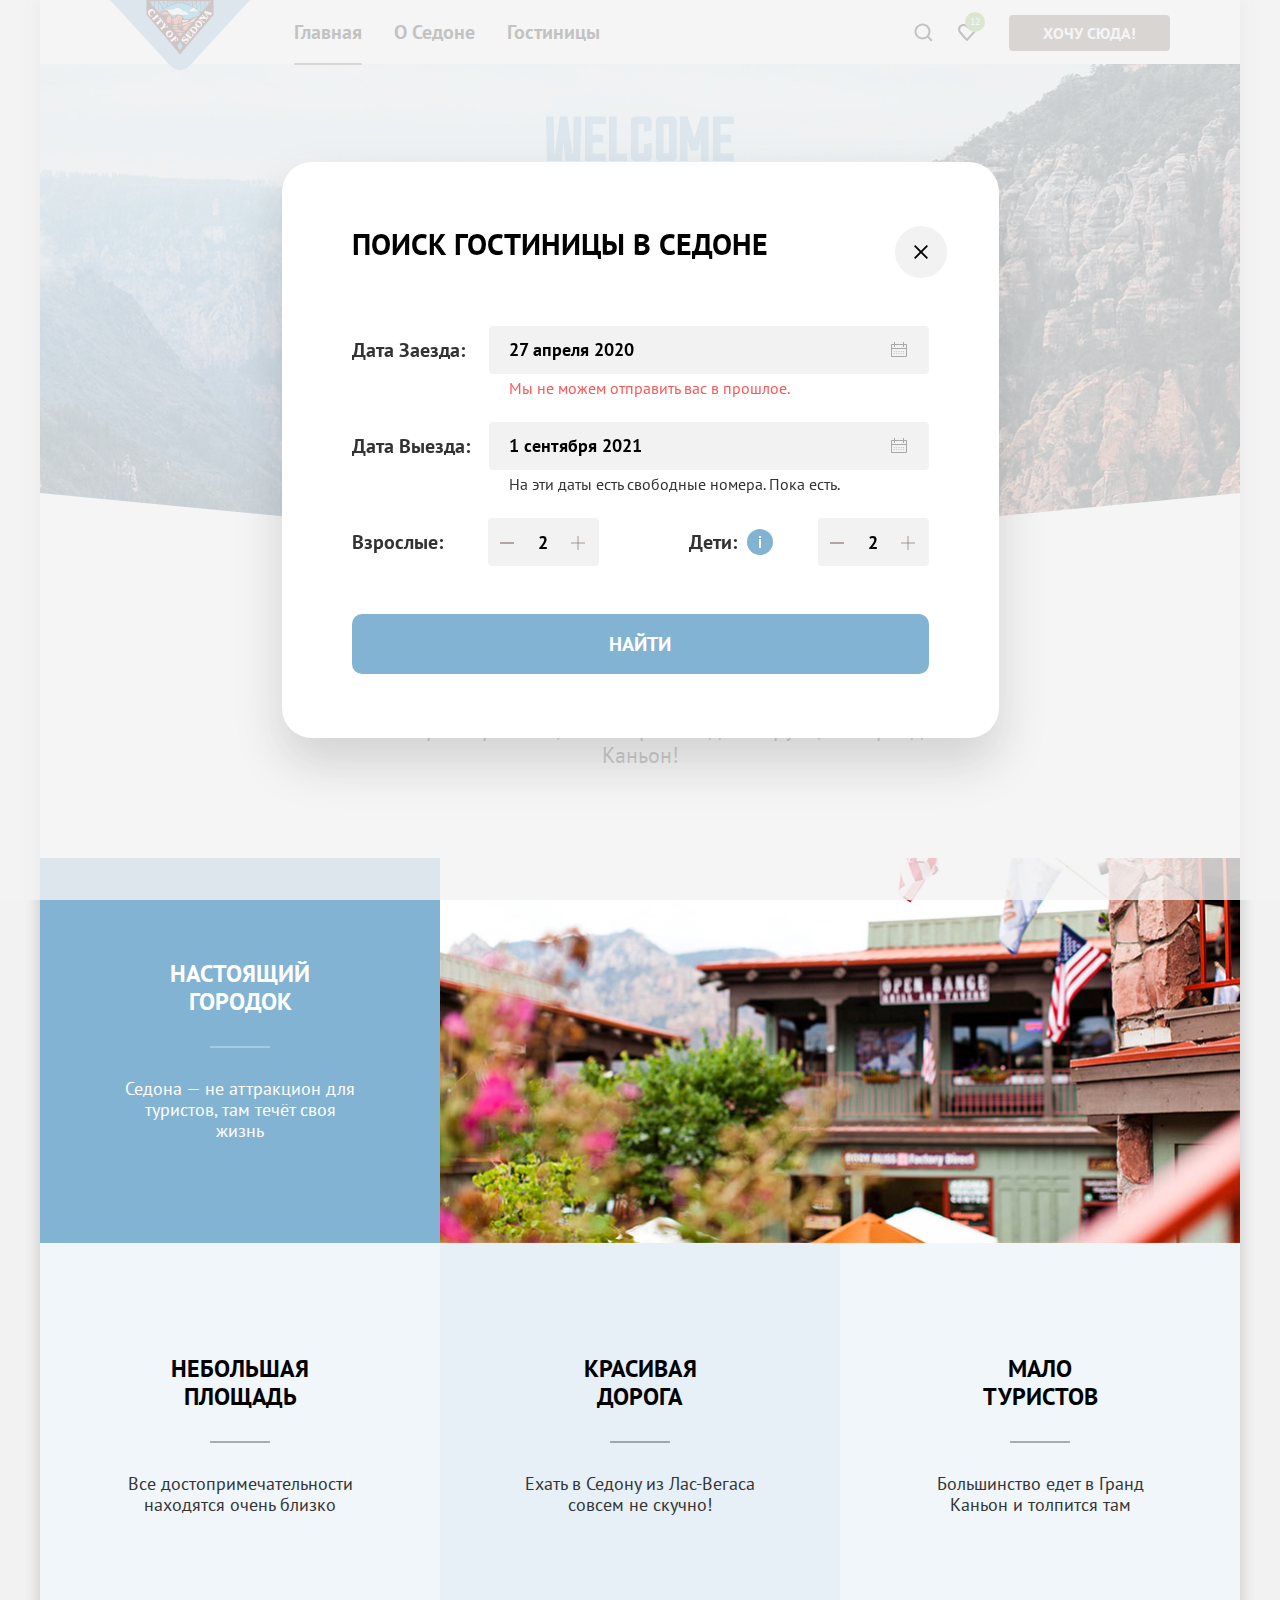
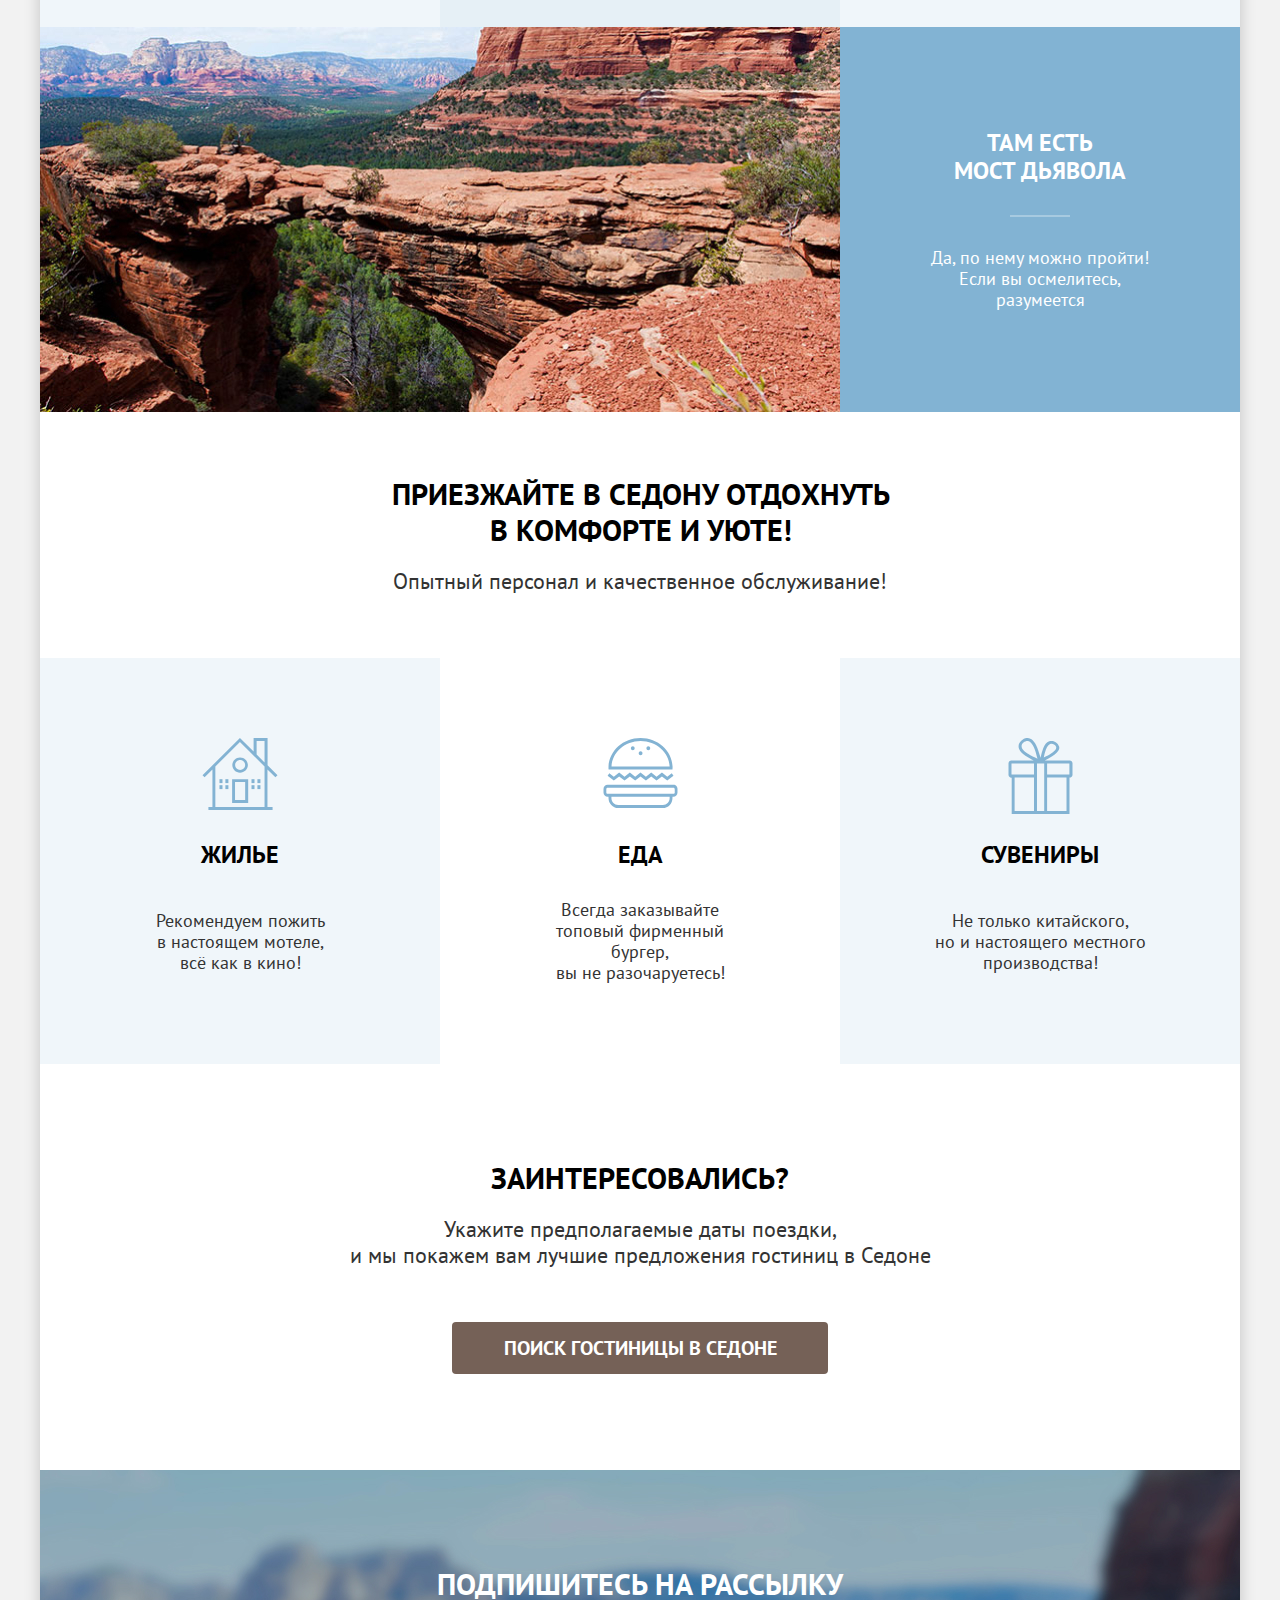
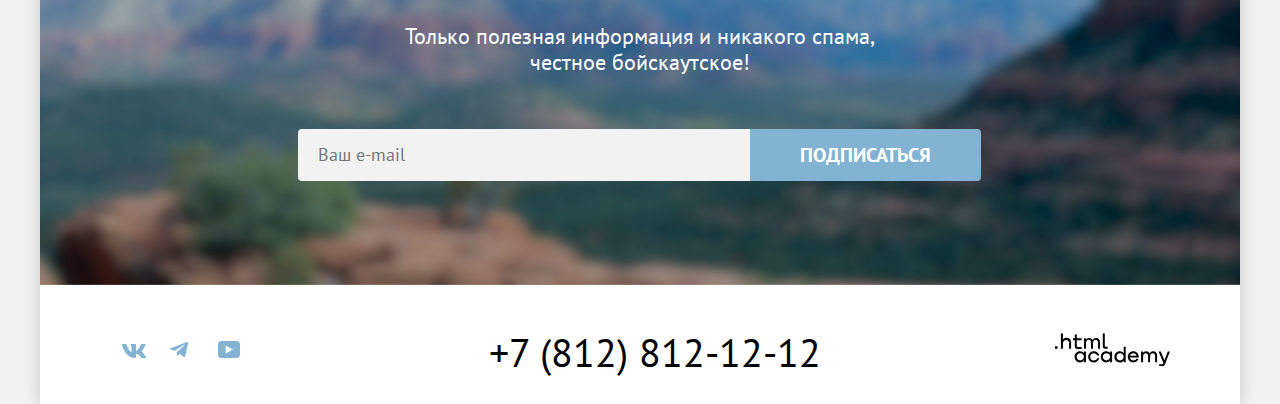
<file: modal.html>
<!DOCTYPE html>
<html lang="ru">

  <head>
    <meta charset="utf-8">
    <title>HTML Academy: Главная</title>
    <link rel="stylesheet" href="styles/styles.css">
    <link rel="icon" type="image/png" sizes="32x32" href="images/favicon.png">
  </head>

  <body>
    <div class="wrapper">
      <header class="page-header" data-test="header">
        <nav class="navigation">
          <a class="navigation-logo" href="index.html" aria-current="page">
            <img class="page-header-logo" src="images/sedona-logo.svg" width="140" height="70"
              alt="Логотип города Седона">
          </a>
          <ul class="navigation-list">
            <li class="navigation-item">
              <a class="navigation-link navigation-link-selected" href="#">Главная</a>
            </li>
            <li class="navigation-item">
              <a class="navigation-link" href="#">О Седоне</a>
            </li>
            <li class="navigation-item">
              <a class="navigation-link" href="catalog.html">Гостиницы</a>
            </li>
          </ul>
          <ul class="navigation-list navigation-user">
            <li class="navigation-user-item">
              <a class="navigation-user-link magnifier" href="#">
                <span class="visually-hidden">
                  Поиск
                </span>
              </a>
            </li>
            <li class="navigation-user-item">
              <a class="navigation-user-link heart" href="#">
                <span class="visually-hidden">Количество лайков</span>
                <span class="like-number">12</span>
              </a>
            </li>
            <li class="navigation-item button-want">
              <a class="link-button" href="#">Хочу сюда!</a>
          </ul>
        </nav>
      </header>
      <main class="main-container main-index" data-test="main">
        <section class="hero" data-test="hero">
          <img class="hero-image" src="images/welcome.svg" width="458" height="352"
            alt="Welcome to the gorgeous Sedona 'Because the Grand Canyon sucks'">
        </section>
        <section class="advantages" data-test="advantages">
          <div class="advantages-opening">
            <h1 class="advantages-main-title common-title">
              Седона — небольшой городок в Аризоне, заслуживающий большего!
            </h1>
            <p class="advantages-main-description common-description">
              Рассмотрим причины, по которым Седона круче, чем Гранд-Каньон!
            </p>
          </div>
          <ul class="advantages-list">
            <li class="advantages-item">
              <div class="real-town">
                <h2 class="advantages-item-title advantages-common-title side-title">Настоящий городок</h2>
                <p class="advantages-item-description side-description advantages-common-description">Седона — не
                  аттракцион для туристов, там течёт
                  своя жизнь</p>
              </div>
              <img class="advantages-item-image" src="images/street-photo.jpg" width="800" height="385"
                alt="улочка города Седона">
            </li>
            <li class="advantages-sub-item little-area">
              <div class="sub-item-wrap">
                <h2 class="advantages-item-title advantages-common-title">Небольшая площадь</h2>
                <p class="advantages-item-description advantages-common-description">Все достопримечательности находятся
                  очень близко
                </p>
              </div>
            </li>
            <li class="advantages-sub-item beautiful-road">
              <div class="sub-item-wrap">
                <h2 class="advantages-item-title advantages-common-title">Красивая дорога</h2>
                <p class="advantages-item-description advantages-common-description">Ехать в Седону из Лас-Вегаса совсем
                  не скучно!</p>
              </div>
            </li>
            <li class="advantages-sub-item few-turist">
              <div class="sub-item-wrap">
                <h2 class="advantages-item-title advantages-common-title">Мало туристов</h2>
                <p class="advantages-item-description advantages-common-description">Большинство едет в Гранд Каньон и
                  толпится там</p>
              </div>
            </li>
            <li class="advantages-item">
              <div class="devils-bridge">
                <h2 class="advantages-item-title advantages-common-title side-title">Там есть <br>
                  мост дьявола
                </h2>
                <p class="advantages-item-description side-description advantages-common-description">Да, по нему можно
                  пройти! Если вы осмелитесь,
                  разумеется</p>
              </div>
              <img class="advantages-item-image" src="images/canyon-photo.jpg" width="800" height="385"
                alt="картинка скал города Седона">
            </li>
          </ul>
        </section>
        <section class="invitation" data-test="service">
          <div class="invitation-wrap">
            <h2 class="invitation-title common-title">Приезжайте в Седону отдохнуть в комфорте и уюте!</h2>
            <p class="invitation-description common-description advantages-common-description">Опытный персонал и
              качественное обслуживание!</p>
          </div>
        </section>
        <section class="experience">
          <ul class="experience-list">
            <li class="experience-item house-item">
              <h2 class="experience-item-title advantages-common-title">Жилье</h2>
              <p class="experience-item-description advantages-common-description">
                Рекомендуем пожить<br>
                в настоящем мотеле,<br>
                всё как в кино!
              </p>
            </li>
            <li class="experience-item food-item">
              <h2 class="experience-item-title advantages-common-title">Еда</h2>
              <p class="experience-item-description advantages-common-description">
                Всегда заказывайте<br>
                топовый фирменный бургер,<br>
                вы не разочаруетесь!
              </p>
            </li>
            <li class="experience-item gift-item">
              <h2 class="experience-item-title advantages-common-title">Сувениры</h2>
              <p class="experience-item-description advantages-common-description">
                Не только китайского,<br>
                но и настоящего местного<br>
                производства!
              </p>
            </li>
          </ul>
        </section>
        <section class="interested" data-test="search">
          <h2 class="interested-title common-title">Заинтересовались?</h2>
          <p class="interested-description common-description">
            Укажите предполагаемые даты поездки,<br>
            и мы покажем вам лучшие предложения гостиниц в Седоне
          </p>
          <a class="interested-link link-button" href="#">Поиск гостиницы в Седоне</a>
        </section>
        <section class="subscribe" data-test="subscribe">
          <div class="subscribe-wrap">
            <h2 class="subscribe-title">Подпишитесь на рассылку</h2>
            <p class="subscribe-description">
              Только полезная информация и никакого спама,<br>
              честное бойскаутское!
            </p>
            <form class="subscribe-form" action="https://echo.htmlacademy.ru/" method="post">
              <label class="visually-hidden" for="subscribe-email">Ваш e-mail</label>
              <input class="email" type="email" id="subscribe-email" name="user-email" placeholder="Ваш e-mail"
                required>
              <button class="subscribe-button blue-button" type="submit">Подписаться</button>
            </form>
          </div>
        </section>
      </main>
      <footer class="page-footer" data-test="footer">
        <div class="footer-container">
          <ul class="social-list">
            <li class="social-item">
              <a class="social-link vkontakte" href="https://vk.com/htmlacademy">
                <svg class="social-icon" aria-hidden="true" focusable="false" width="24" height="14" viewBox="0 0 24 14"
                  fill="none" xmlns="http://www.w3.org/2000/svg">
                  <path fill-rule="evenodd" clip-rule="evenodd"
                    d="M23.45 0.948C23.616 0.402 23.45 0 22.655 0H20.03C19.362 0 19.054 0.347 18.887 0.73C18.887 0.73 17.552 3.926 15.661 6.002C15.049 6.604 14.771 6.795 14.437 6.795C14.27 6.795 14.019 6.604 14.019 6.057V0.948C14.019 0.292 13.835 0 13.279 0H9.151C8.734 0 8.483 0.304 8.483 0.593C8.483 1.214 9.429 1.358 9.526 3.106V6.904C9.526 7.737 9.373 7.888 9.039 7.888C8.149 7.888 5.984 4.677 4.699 1.003C4.45 0.288 4.198 0 3.527 0H0.9C0.15 0 0 0.347 0 0.73C0 1.412 0.89 4.8 4.145 9.281C6.315 12.341 9.37 14 12.153 14C13.822 14 14.028 13.632 14.028 12.997V10.684C14.028 9.947 14.186 9.8 14.715 9.8C15.105 9.8 15.772 9.992 17.33 11.467C19.11 13.216 19.403 14 20.405 14H23.03C23.78 14 24.156 13.632 23.94 12.904C23.702 12.18 22.852 11.129 21.725 9.882C21.113 9.172 20.195 8.407 19.916 8.024C19.527 7.533 19.638 7.314 19.916 6.877C19.916 6.877 23.116 2.451 23.449 0.948H23.45Z"
                    fill="#83B3D3" />
                </svg>
                <span class="visually-hidden">Вконтакте</span>
              </a>
            </li>
            <li class="social-item">
              <a class="social-link telegram" href="https://t.me/htmlacademy">
                <svg class="social-icon" aria-hidden="true" focusable="false" width="18" height="16" viewBox="0 0 18 16"
                  fill="none" xmlns="http://www.w3.org/2000/svg">
                  <path
                    d="M16.785 0.0992597L0.840489 6.24776C-0.247661 6.68481 -0.241365 7.29184 0.640845 7.56253L4.73445 8.83953L14.2058 2.8637C14.6537 2.59121 15.0629 2.7378 14.7265 3.03636L7.05283 9.96185H7.05103L7.05283 9.96275L6.77045 14.1823C7.18413 14.1823 7.36669 13.9925 7.59871 13.7686L9.58705 11.8351L13.7229 14.89C14.4855 15.31 15.0332 15.0941 15.2229 14.1841L17.9379 1.38885C18.2158 0.274623 17.5126 -0.229883 16.785 0.0992597Z"
                    fill="#83B3D3" />
                </svg>
                <span class="visually-hidden">Телеграм</span>
              </a>
            </li>
            <li class="social-item">
              <a class="social-link youtube" href="https://www.youtube.com/user/htmlacademyru">
                <svg class="social-icon" aria-hidden="true" focusable="false" width="22" height="17" viewBox="0 0 22 17"
                  fill="none" xmlns="http://www.w3.org/2000/svg">
                  <path
                    d="M18.607 0H3.17413C1.31343 0 0 1.59375 0 3.4V13.4937C0 15.4062 1.31343 17 3.17413 17H18.8259C20.4677 17 22 15.4062 22 13.6V3.4C21.7811 1.59375 20.4677 0 18.607 0ZM7.66169 12.5375V4.4625L14.995 8.5L7.66169 12.5375Z"
                    fill="#83B3D3" />
                </svg>
                <span class="visually-hidden">Ютюб</span>
              </a>
            </li>
          </ul>
          <a class="phone-number footer-contacts" href="tel:+78128121212">
            +7 (812) 812-12-12
          </a>
          <a class="author-logo footer-contacts" href="https://htmlacademy.ru">
            <svg aria-hidden="true" focusable="false" width="115" height="34" viewBox="0 0 115 34" fill="none"
              xmlns="http://www.w3.org/2000/svg">
              <g clip-path="url(#clip0_33515_1190)">
                <path d="M0 13.2564V15.8564H2.5V13.2564H0Z" fill="black" />
                <path
                  d="M11.6 4.85645C10 4.85645 8.8 5.55645 8 6.55645H7.9V0.356445H5.9V15.8564H7.9V10.5564C7.9 8.45645 9.2 6.95645 11.2 6.95645C13 6.95645 14.1 8.35645 14.1 10.1564V15.8564H16.1V9.75644C16.2 6.75644 14.3 4.85645 11.6 4.85645Z"
                  fill="black" />
                <path
                  d="M26.6 5.15645H21.8V1.45645H19.8V5.25645H17.9V7.25645H19.8V13.2564C19.8 14.9564 20.8 15.9564 22.5 15.9564H26.6V13.9564H22.9C22.2 13.9564 21.8 13.5564 21.8 12.8564V7.15645H26.6V5.15645Z"
                  fill="black" />
                <path
                  d="M41.1 4.95645C39.5 4.95645 38.2 5.75644 37.6 7.05645H37.5C36.9 5.85645 35.7 4.95645 34.1 4.95645C32.7 4.95645 31.6 5.75645 31 6.75645H30.9V5.15645H29V15.7564H31V10.3564C31 8.35645 32 6.85645 33.6 6.85645C35.1 6.85645 36 7.85645 36 9.45645V15.7564H38V10.1564C38 7.75645 39.4 6.85645 40.6 6.85645C42.1 6.85645 43 7.85645 43 9.45645V15.7564H45V9.25644C45.1 6.75644 43.6 4.95645 41.1 4.95645Z"
                  fill="black" />
                <path
                  d="M47.8 13.0564C47.8 14.7564 48.8 15.7564 50.6 15.7564H52.6V13.7564H50.9C50.2 13.7564 49.8 13.3564 49.8 12.6564V0.356445H47.8V13.0564Z"
                  fill="black" />
                <path
                  d="M28.9 20.0564C28 18.9564 26.7 18.2564 25 18.2564C21.9 18.2564 19.6 20.5564 19.6 23.8564C19.6 27.1564 21.9 29.4564 25 29.4564C26.8 29.4564 28 28.6564 28.8 27.5564H28.9V29.1564H30.9V18.5564H28.9V20.0564ZM25.3 27.4564C23.1 27.4564 21.7 25.8564 21.7 23.8564C21.7 21.8564 23.1 20.2564 25.3 20.2564C27.5 20.2564 28.9 21.8564 28.9 23.8564C28.9 25.7564 27.5 27.4564 25.3 27.4564Z"
                  fill="black" />
                <path
                  d="M44.2 22.3564C43.7 19.9564 41.6 18.2564 38.8 18.2564C35.4 18.2564 33.2 20.7564 33.2 23.8564C33.2 26.9564 35.4 29.4564 38.8 29.4564C41.6 29.4564 43.7 27.6564 44.2 25.2564H42.1C41.7 26.5564 40.4 27.5564 38.8 27.5564C36.6 27.5564 35.2 25.9564 35.2 23.9564C35.2 21.9564 36.6 20.3564 38.8 20.3564C40.4 20.3564 41.6 21.3564 42.1 22.5564H44.2V22.3564Z"
                  fill="black" />
                <path
                  d="M55.1 20.0564C54.2 18.9564 52.9 18.2564 51.2 18.2564C48.1 18.2564 45.8 20.5564 45.8 23.8564C45.8 27.1564 48.1 29.4564 51.2 29.4564C53 29.4564 54.2 28.6564 55 27.5564H55.1V29.1564H57.1V18.5564H55.1V20.0564ZM51.5 27.4564C49.3 27.4564 47.9 25.8564 47.9 23.8564C47.9 21.8564 49.3 20.2564 51.5 20.2564C53.7 20.2564 55.1 21.8564 55.1 23.8564C55.1 25.7564 53.6 27.4564 51.5 27.4564Z"
                  fill="black" />
                <path
                  d="M68.7 20.1564C67.8 19.0564 66.5 18.2564 64.8 18.2564C61.7 18.2564 59.4 20.5564 59.4 23.8564C59.4 27.1564 61.6 29.4564 64.8 29.4564C66.5 29.4564 67.8 28.6564 68.6 27.6564H68.7V29.1564H70.7V13.7564H68.7V20.1564ZM65.1 27.4564C62.9 27.4564 61.5 25.8564 61.5 23.8564C61.5 21.8564 62.9 20.2564 65.1 20.2564C67.3 20.2564 68.7 21.8564 68.7 23.8564C68.6 25.8564 67.2 27.4564 65.1 27.4564Z"
                  fill="black" />
                <path
                  d="M78.3 18.2564C75 18.2564 72.8 20.7564 72.8 23.8564C72.8 26.8564 74.9 29.4564 78.3 29.4564C80.8 29.4564 82.8 28.1564 83.5 25.8564H81.4C80.9 26.8564 79.8 27.4564 78.4 27.4564C76.5 27.4564 75.1 26.1564 75 24.5564H83.8C84 20.9564 81.8 18.2564 78.3 18.2564ZM78.3 20.1564C80 20.1564 81.3 21.1564 81.6 22.7564H75.1C75.4 21.2564 76.6 20.1564 78.3 20.1564Z"
                  fill="black" />
                <path
                  d="M98.2 18.2564C96.6 18.2564 95.3 19.0564 94.6 20.2564H94.5C93.9 19.0564 92.7 18.2564 91.1 18.2564C89.7 18.2564 88.6 18.9564 88 20.0564V18.5564H86.1V29.1564H88.1V23.7564C88.1 21.7564 89.1 20.3564 90.7 20.2564C92.2 20.2564 93.1 21.2564 93.1 22.8564V29.1564H95.1V23.5564C95.1 21.1564 96.5 20.2564 97.7 20.2564C99.2 20.2564 100.1 21.2564 100.1 22.8564V29.1564H102.1V22.6564C102.2 20.0564 100.7 18.2564 98.2 18.2564Z"
                  fill="black" />
                <path
                  d="M109.4 27.3564L105.8 18.4564H103.6L108.4 30.0564C108.1 30.9564 107.7 31.2564 106.7 31.2564H104.2V33.2564H106.7C108.5 33.2564 109.5 32.4564 110.2 30.6564L114.9 18.4564H112.8L109.4 27.3564Z"
                  fill="black" />
              </g>
              <defs>
                <clipPath id="clip0_33515_1190">
                  <rect width="115" height="33" fill="white" transform="translate(0 0.356445)" />
                </clipPath>
              </defs>
            </svg>
            <span class="visually-hidden">Логотип HTML академии</span>
          </a>
        </div>
      </footer>
    </div>
    <div class="modal-container" data-test="modal">
      <div class="modal modal-auth">
        <button class="modal-close-button" type="button">
          <span class="visually-hidden">Закрыть</span>
        </button>
        <section class="modal-content">
          <h2 class="modal-title">Поиск гостиницы в Седоне</h2>
          <form class="auth-form" action="https://echo.htmlacademy.ru/" method="post">
            <div class="date-container">
              <label for="checkin" class="form-label">Дата Заезда:</label>
              <input class="input-date" type="text" name="checkin-date" id="checkin" placeholder="Укажите дату"
                value="27 апреля 2020" required>
              <p class="hint-message warning-message">Мы не можем отправить вас в прошлое.</p>
            </div>
            <div class="date-container">
              <label for="checkout" class="form-label">Дата Выезда:</label>
              <input class="input-date" type="text" name="checkout-date" id="checkout" placeholder="Укажите дату"
                value="1 сентября 2021" required>
              <p class="hint-message">На эти даты есть свободные номера. Пока есть.</p>
            </div>
            <div class="guest">
              <div class="guest-wrap adult">
                <label class="form-label adult-label" for="adults">Взрослые:</label>
                <div class="count-wrapper">
                  <button class="button-guest-count minus-button" type="button">
                    <span class="visually-hidden">кнопка уменьшающая количество взрослых</span>
                  </button>
                  <input class="guest-count-input" type="text" name="adult-count-input" id="adults" value="2" required>
                  <button class="button-guest-count plus-button" type="button">
                    <span class="visually-hidden">кнопка увеличивающая количетво взрослых</span>
                  </button>
                </div>
              </div>
              <div class="guest-wrap kids">
                <span class="form-label-wrap">
                  <label class="form-label kid-label" for="kids">Дети:</label>
                  <span class="tooltip">
                    <button class="tooltip-toggle" type="button">
                      <span class="visually-hidden">тултип - кнопка подсказки</span>
                    </button>
                    <span class="tooltip-text" role="tooltip" id="tooltip-label-children">
                      Укажите количество детей,
                      которые будут с вами, возраст которых от 6 до
                      18 лет. Дети до 6 лет размещаются бесплатно.
                    </span>
                  </span>
                </span>
                <div class="count-wrapper">
                  <button class="button-guest-count minus-button" type="button"></button>
                  <span class="visually-hidden">кнопка уменьшающая количество детей</span>
                  <input class="guest-count-input" type="text" name="kid-count-input" id="kids" value="2" required>
                  <button class="button-guest-count plus-button" type="button"></button>
                  <span class="visually-hidden">кнопка увеличивающая количетво детей</span>
                </div>
              </div>
            </div>
            <button class="blue-button button-find" type="submit">Найти</button>
          </form>
        </section>
      </div>
    </div>
  </body>

</html>
</file>
<file: styles/styles.css>
@font-face {
  font-family: "PT Sans";
  font-style: normal;
  font-weight: 400;
  src: url(../fonts/ptsans-400.woff2) format("woff2");
  font-display: swap;
}

@font-face {
  font-family: "PT Sans";
  font-style: normal;
  font-weight: 700;
  src: url(../fonts/ptsans-700.woff2) format("woff2");
  font-display: swap;
}

html {
  height: 100%;
}

body {
  margin: 0;
  display: flex;
  flex-direction: column;
  min-height: 100%;
  font-family: "PT Sans", sans-serif;
  font-size: 18px;
  line-height: 21px;
  color: #333333;
  background: #F2F2F2;
  box-sizing: border-box;
}

.wrapper {
  margin: 0 auto;
  width: 1200px;
  background-color: #ffffff;
  box-shadow: 0 0 15px 0 rgba(0, 0, 0, 0.2);
}

/* Navigation section */
.page-header {
  color: #000000;
  background: #ffffff;
}

.page-header-logo:hover,
.page-header-logo:focus {
  opacity: 0.8;
}

.page-header-logo:active {
  opacity: 0.3;
}

.navigation-link {
  font-family: inherit;
  font-size: 20px;
  line-height: 24px;
  font-weight: 700;
  color: #000000;
  text-decoration: none;
  text-align: center;
}

.navigation-link:hover,
.navigation-link:focus {
  color: #756157;
}

.navigation-link:active {
  color: rgba(117, 97, 87, 0.3);
}

.navigation-link-selected {
  text-decoration: underline;
  text-decoration-color: #756257;
  text-underline-offset: 24px;
}

.navigation {
  display: flex;
  position: relative;
  width: 1060px;
  margin: 0 auto;
}

.navigation-logo {
  display: block;
  position: absolute;
  cursor: pointer;
  top: 0;
  left: 0;
}

.navigation-list {
  display: flex;
  flex-wrap: wrap;
  list-style: none;
  padding: 0;
  margin: 0;
  padding-left: 168px;
}

.navigation-user {
  display: flex;
  flex-wrap: wrap;
  align-items: center;
  margin: 0;
  padding: 0;
  max-width: 296px;
  margin-left: auto;
  list-style: none;
}


.navigation-item {
  margin: 0;
  padding: 20px 16px;
}

.navigation-user-item {
  max-height: 64px;
  max-width: 44px;
}

.navigation-user-link {
  padding: 22px 12px;
}

.navigation-user-link:hover,
.navigation-user-link:focus {
  opacity: 0.5;
}

.navigation-user-link:active {
  opacity: 0.3;
}

.magnifier {
  background-image: url(../images/magnifier.svg);
  background-repeat: no-repeat;
  background-position: center;
  cursor: pointer;
  display: inline-block;
  width: 20px;
  height: 20px;
}


.heart {
  position: relative;
  background-image: url(../images/heart.svg);
  background-repeat: no-repeat;
  background-position: center;
  cursor: pointer;
  display: inline-block;
  width: 20px;
  height: 20px;
}

.like-number {
  position: absolute;
  top: 12px;
  left: 20px;
  color: #ffffff;
  background-color: #7DB54F;
  font-weight: normal;
  font-size: 10px;
  line-height: 10px;
  padding: 5px;
  border-radius: 50%;
}

.visually-hidden {
  position: absolute;
  width: 1px;
  height: 1px;
  margin: -1px;
  border: 0;
  padding: 0;

  white-space: nowrap;
  clip-path: inset(100%);
  clip: rect(0 0 0 0);
  overflow: hidden;
}


.link-button {
  text-align: center;
  background: #756157;
  padding: 8px 34px;
  font-weight: 700;
  font-size: 16px;
  line-height: 20px;
  color: #ffffff;
  text-decoration: none;
  text-transform: uppercase;
  border-radius: 4px;
}

.link-button:hover,
.link-button:focus {
  background-color: #615048;
}

.link-button:active {
  background-color: #756157;
  color: rgba(255, 255, 255, 0.3);
}

.link-button:not([href]) {
  background: #E5E5E5;
}

/* main content */
.main-container {
  flex-grow: 1;
}

/* hero section */
.hero {
  color: #000000;
  background-color: #D7BDB0;
  background-image: url(../images/divider.svg), url(../images/hero-background.jpg);
  background-size: 100% auto, cover;
  background-repeat: no-repeat;
  background-position: center bottom, center center;
  padding: 52px 371px 82px;
}

.hero-image {
  display: block;
}

/* adventages opening title  */
.advantages-opening {
  padding: 69px 274px;
  margin: 0 auto;
}

.advantages-main-title {
  margin-top: 0;
  margin-bottom: 25px;
}

.advantages-main-description {
  margin: 0;
  margin-bottom: 21px;
}

.button-want {
  padding: 20px;
  padding-right: 0;
}

.common-title {
  color: #000000;
  font-size: 30px;
  line-height: 36px;
  text-align: center;
  text-transform: uppercase;
}

.common-description {
  font-size: 22px;
  line-height: 26px;
  text-align: center;
}

.advantages-common-title {
  margin: 0 auto;
  margin-bottom: 30px;
  max-width: 175px;
  color: #000000;
  font-size: 24px;
  line-height: 28px;
  text-align: center;
  text-transform: uppercase;
}

.advantages-item-title::after {
  content: "";
  display: block;
  margin: auto;
  margin-top: 30px;
  width: 60px;
  height: 2px;
  background-color: rgba(0, 0, 0, 0.3);
}

.side-title::after {
  background: rgba(255, 255, 255, 0.3);
}

.advantages-item-image {
  display: block;
  object-fit: cover;
  height: 100%;
}

.advantages-common-description {
  text-align: center;
  margin: 0 auto;
}


/* advantages item decoration */
.advantages-list {
  display: flex;
  flex-wrap: wrap;
  padding: 0;
  margin: 0;
  list-style: none;
}

.advantages-item {
  display: flex;
}

.side-title {
  color: #ffffff;
}

.real-town {
  display: flex;
  flex-wrap: wrap;
  padding: 102px 85px;
  color: #ffffff;
  background: #82B3D3;
}

.advantages-sub-item {
  display: flex;
  flex-wrap: wrap;
  width: 400px;
  box-sizing: border-box;
  padding: 112px 85px;
  list-style: none;
}

.sub-item-wrap {
  width: 230px;
}


.little-area {
  background: rgba(131, 179, 211, 0.12);
}

.beautiful-road {
  background: rgba(131, 179, 211, 0.2);
}

.few-turist {
  background: rgba(131, 179, 211, 0.12);
}

.devils-bridge {
  display: flex;
  flex-wrap: wrap;
  order: 1;
  padding: 102px 85px;
  color: #ffffff;
  background: #82B3D3;
}

.invitation-title {
  width: 505px;
  margin: 0 auto;
  margin-bottom: 20px;
}

.invitation-wrap {
  padding: 64px 348px;
}

/* experience item description */
.experience-list {
  display: flex;
  flex-wrap: wrap;
  margin: 0;
  padding: 0;
  list-style: none;
}

.experience-item {
  display: flex;
  flex-wrap: wrap;
  width: 400px;
  box-sizing: border-box;
  background: rgba(131, 179, 211, 0.12);
  padding: 183px 85px 81px;
  background-repeat: no-repeat;
  background-position: 50% 80px;
}

.house-item {
  background-image: url(../images/house.svg);
}

.food-item {
  background: #ffffff;
  background-image: url(../images/burger.svg);
  background-repeat: no-repeat;
  background-position: 50% 80px;
}

.gift-item {
  background-image: url(../images/gift-box.svg);
}

.interested {
  width: 592px;
  margin: 0 auto;
  text-align: center;
  padding: 96px;
}

.interested-title {
  margin: 0;
  margin-bottom: 20px;
}

.interested-description {
  margin: 0;
  margin-bottom: 54px;
}

/* Стилизация кнопки "Поиск гостиницы в Седоне" */
.interested-link {
  display: block;
  max-width: 376px;
  margin: 0 auto;
  box-sizing: border-box;
  text-align: center;
  background: #756157;
  padding: 8px 50px;
  font-weight: 700;
  font-size: 20px;
  line-height: 36px;
  color: #ffffff;
  text-decoration: none;
  text-transform: uppercase;
  border-radius: 4px;
}

.subscribe-wrap {
  max-width: 684px;
  margin: 0 auto;
  padding-top: 96px;
  padding-bottom: 104px;

}

.subscribe {
  text-align: center;
  color: #ffffff;
  background-color: #37729B;
  background-image: url(../images/subscribe-background.jpg);
  background-size: cover;
  background-repeat: no-repeat;
}

.subscribe-title {
  font-size: 30px;
  line-height: 36px;
  text-transform: uppercase;
  margin: 0;
  margin-bottom: 21px;
}

.subscribe-description {
  font-size: 22px;
  line-height: 26px;
  margin: 0;
  margin-bottom: 54px;
}

/* email-field decoration */
.email {
  box-sizing: border-box;
  width: 452px;
  background-color: #F2F2F2;
  padding: 14px 20px;
  font-family: inherit;
  font-size: inherit;
  line-height: 24px;
  border: none;
  outline: none;
  border-top-left-radius: 4px;
  border-bottom-left-radius: 4px;
}

.email:hover {
  background-color: #E6E6E6;
}

.email:focus {
  outline: 3px solid #83B3D3;
}

/* Стилизация кнопок "Подписаться" и "Применить" */
.subscribe-button {
  font-family: inherit;
  min-height: 52px;
  font-weight: 700;
  font-size: 20px;
  line-height: 36px;
  color: #ffffff;
  background: #82B3D3;
  padding: 8px 50px;
  border: none;
  text-transform: uppercase;
  border-top-right-radius: 4px;
  border-bottom-right-radius: 4px;
  cursor: pointer;
}

.blue-button {
  cursor: pointer;
}

.blue-button:hover,
.blue-button:focus {
  background-color: #68A2CA;
}

.blue-button:active {
  background-color: #82B3D3;
  color: rgba(255, 255, 255, 0.3);
}

.blue-button:disabled {
  background-color: #E5E5E5;
}

.card-favorite-villas {
  cursor: pointer;
}

.suspension-point {
  cursor: pointer;
}

.card-favorite-villas:hover,
.card-favorite-villas:focus {
  background-color: #6C9E42;
}

.card-favorite-villas:active {
  background-color: #7DB54F;
  color: rgba(255, 255, 255, 0.3);
}

.card-favorite-villas:disabled {
  background-color: #E5E5E5;
}

.subscribe-form {
  display: flex;
  margin: 0;
  padding: 0;

}

.footer-container {
  margin: 0 auto;
  width: 1060px;
  padding-top: 44px;
  padding-bottom: 30px;
  display: flex;
  justify-content: space-between;
  align-items: center;
}

.social-list {
  display: flex;
  flex-wrap: wrap;
  min-width: 142px;
  align-items: center;
  padding: 0;
  margin: 0;
  list-style: none;

}

.phone-number {
  text-decoration: none;
  font-size: 40px;
  line-height: 40px;
  color: #000000;
}

.phone-number:hover,
.phone-number:focus {
  color: #756157;
}

.phone-number:active {
  opacity: 0.3;
}

/* Social networks */

.social-link {
  position: relative;
  text-decoration: none;
  display: block;
  box-sizing: border-box;
  min-width: 48px;
  min-height: 40px;
  padding: 12px;

}

.social-item {
  position: relative;
}

.social-link:hover path,
.social-link:focus path {
  fill: #68A2CA;
}

.social-link:active path {
  fill: rgba(104, 162, 202, 0.3);
}

.footer-contacts:hover path,
.footer-contacts:focus path {
  fill: #756157;
}

.footer-contacts:active path {
  fill: rgba(117, 97, 87, 0.3);
}


/* Catalog page *****************************************************************************************************************/
.main-inner-filter {
  padding: 35px 70px 70px;
  color: #ffffff;
  background-color: #5A768E;
  background-image: url(../images/filter-background.jpg);
  background-size: cover;
  background-repeat: no-repeat;
  margin-bottom: 50px;
}

.catalog-content-wrapper {
  padding: 0 70px;
}

.inner-title {
  margin: 0;
  margin-bottom: 8px;
  font-size: 60px;
  line-height: 78px;
}

.breadcrumbs-list {
  margin: 0;
  margin-bottom: 40px;
  display: flex;
  flex-wrap: wrap;
  padding: 0;

  align-items: center;
  list-style: none;
}

.breadcrumbs-home {
  display: block;
  background-image: url(../images/breadcrumbs-home.svg);
  background-repeat: no-repeat;
  background-position: center;
  min-width: 12px;
  min-height: 12px;
}

.breadcrumbs-item {
  margin-right: 29px;
  position: relative;
}

.breadcrumbs-link {
  font-size: 16px;
  color: #ffffff;
  text-decoration: none;
}


.breadcrumbs-link:hover {
  opacity: 0.6;
}

.breadcrumbs-link:active {
  opacity: 0.3;
}

.breadcrumbs-item:first-child::after {
  visibility: hidden;
}

.breadcrumbs-item::after {
  position: absolute;
  content: "";
  background-image: url('../images/breadcrumbs-arrow.svg');
  background-repeat: no-repeat;
  background-position: center;
  background-size: contain;
  margin-right: 10px;
  top: 1px;
  left: -18px;
  width: 8px;
  height: 20px;
}


.breadcrumbs-list {
  display: flex;
  flex-wrap: wrap;
  align-items: center;
  list-style: none;
  padding: 0;
}

.breadcrumbs-link {
  font-size: 16px;
  cursor: pointer;
}

.catalog-filter {
  display: flex;
  flex-wrap: wrap;
  width: 1060px;
  margin: 0 auto;
}

.catalog-filter-group {
  margin: 0;
  padding: 0;
  margin-right: 70px;
  width: 150px;
  border: none;
}

.catalog-filter-label {
  position: relative;
}

.price-range {
  margin: 0;
  padding: 0;
  margin-left: 70px;
  border: none;
  width: 288px;
}

.price-buttons {
  display: flex;
  flex-direction: column;
  margin-left: auto;
  width: 191px;
  gap: 32px;
  margin-top: 55px;
}


.catalog-filter-title {
  padding: 0;
  margin-bottom: 32px;
  font-size: 20px;
  line-height: 24px;
  font-weight: 700;
}

.catalog-filter-list {
  list-style: none;
  margin: 0;
  padding: 0;
  width: 150px;
}

.catalog-filter-item {
  margin-bottom: 16px;
  font-size: 18px;
  line-height: 23px;
  color: #FFFFFF;
}

.catalog-filter-item:last-child {
  margin-bottom: 0;
}

.controls {
  display: block;
  position: relative;
  padding-left: 36px;
  cursor: pointer;
}

.controls:hover {
  opacity: 0.6;
}

.controls:active {
  opacity: 0.3;
}

.control-input:focus + .control-mark {
  outline: 3px solid #83b3d3;
}

.controls:has(.control-input:disabled) {
  opacity: 0.3;
  cursor: default;
}

.control-mark {
  position: absolute;
  top: 1px;
  left: 0;
  width: 20px;
  height: 20px;
  background-color: #FFFFFF;
}

.control-checkbox:checked + .control-mark::before {
  position: absolute;
  content: "";
  width: 20px;
  height: 20px;
  background-image: url('../images/tick-mark.svg');
  background-repeat: no-repeat;
  background-position: center;
}

.control-mark-checkbox {
  border-radius: 4px;
}

.control-mark-radio {
  border-radius: 50%;
}

.control-radio:checked + .control-mark::before {
  position: absolute;
  content: "";
  top: 5px;
  left: 5px;
  width: 10px;
  height: 10px;
  background-color: #3f5e72;
  border-radius: 50%;
}

.catalog-content-title {
  position: relative;
  display: flex;
  align-items: center;
  margin-bottom: 40px;
}

.range-wrapper-inputs {
  display: grid;
  grid-template-columns: repeat(2, 1fr);
  column-gap: 2px;
  margin-bottom: 43px;
}

.label-price-range {
  right: 20px;
  position: absolute;
  font-family: inherit;
  font-size: 18px;
  line-height: 24px;
  color: #000000;
  opacity: 0.3;
  top: 50%;
  transform: translateY(-50%);
}

.range-input {
  appearance: textfield;
  font-family: inherit;
  box-sizing: border-box;
  font-weight: 700;
  font-size: 18px;
  line-height: 24px;
  padding: 12px 20px;
  width: 100%;
  max-height: 48px;
  color: #000000;
  background-color: #f2f2f2;

  border: none;
  border-radius: 4px 0 0 4px;
}

.range-input:hover,
.range-input:focus {
  background-color: #e6e6e6;
}

.range-input:focus {
  outline: 3px solid #83B3D3;
}

.range-input-max {
  border-radius: 0 4px 4px 0;
}

/* Скрывает стрелочки внутри инпута с диапазоном цен */
.range-input::-webkit-outer-spin-button,
.range-input::-webkit-inner-spin-button {
  appearance: none;
  margin: 0;
}

.range-scale {
  position: relative;
  height: 4px;
  background-color: #6E7576;
}

.range-bar {
  position: absolute;
  height: 4px;
  background-color: #FFFFFF;
}

.range-toggle {
  position: absolute;
  width: 20px;
  height: 20px;
  background-color: #FFFFFF;
  border-radius: 5px;
  cursor: pointer;
  border: none;
}

.range-toggle:hover {
  background-color: #FFFFFF;
  border: none;
  box-shadow: 0 4px 10px 0 rgba(0, 0, 0, 0.25);
}

.range-toggle:focus,
.range-toggle:active {
  outline: 3px solid #83B3D3;
}

.toggle-min {
  top: 50%;
  transform: translateY(-50%);
  left: 0;
}

.toggle-max {
  top: 50%;
  transform: translateY(-50%);
  right: 0;
}

.filter-button {
  font-family: inherit;
  font-weight: 700;
  color: #FFFFFF;
  font-size: 16px;
  text-transform: uppercase;
  background-color: #82B3D3;
  border: none;
  padding: 8px 50px;
  border-radius: 4px;
  cursor: pointer;
}

.reset-button:hover {
  color: rgba(255, 255, 255, 0.6);
}

.reset-button:active {
  color: #FFFFFF4D;
}

.reset-button:disabled {
  color: rgba(255, 255, 255, 0.6);
}


.search-title {
  margin: 0;
  max-width: 400px;
  margin-right: 200px;
  font-size: 30px;
  line-height: 36px;
  font-weight: 700;
  color: #000000;
  text-transform: uppercase;
}

.search-control {
  font-family: inherit;
  min-height: 49px;
  padding: 10px 18px;
  width: 292px;
  font-size: 18px;
  line-height: 21px;
  font-weight: normal;
  border: 2px solid #E5E5E5;
  border-radius: 4px;
  appearance: none;
  background-image: url('../images/selector-arrow.svg');
  background-repeat: no-repeat;
  background-position: right 18px center;
  cursor: pointer;
}

.search-control:hover,
.search-control:focus {
  border: 2px solid #68A2CA;
}

.search-control:disabled {
  border: 2px solid rgba(0, 0, 0, 0.3);
  color: rgba(0, 0, 0, 0.3);

}


.preview-list {
  display: flex;
  flex-wrap: wrap;
  gap: 8px;
  min-width: 160px;
  max-width: 160px;
  margin: 0;
  padding: 0;
  margin-left: auto;
  list-style: none;
}

.preview-item {
  box-sizing: border-box;
}

.preview-item-link {
  display: block;
  background-repeat: no-repeat;
  background-position: center;
  color: #000000;
  border: 2px solid #E5E5E5;
  border-radius: 4px;
  min-width: 48px;
  min-height: 48px;
  box-sizing: border-box;
}

.preview-item-selected {
  border: 2px solid #000000;
}

.preview-item-link:hover {
  border: 2px solid #000000;
}

.preview-item-link:focus {
  border: 2px solid #68A2CA;
}

.preview-item-link:active {
  border: 2px solid #000000;
}


.tile {
  background-image: url(../images/tile.svg);
}

.large-icon {
  background-image: url(../images/large-icon.svg);
}

.list {
  background-image: url(../images/list.svg);
}

/* Reset button decoration */
.reset-button {
  border: none;
  background: none;
  font-size: 16px;
  line-height: 20px;
  font-weight: 700;
  text-transform: uppercase;
  color: #ffffff;
}


/* Карточки на гридах */
.card-list {
  display: grid;
  position: relative;
  grid-template-columns: repeat(3, 340px);
  padding: 0;
  margin: 0;
  row-gap: 21px;
  column-gap: 20px;
  list-style: none;
  margin-bottom: 40px;
  padding-bottom: 40px;
}


.card-list::after {
  position: absolute;
  content: "";
  height: 1px;
  background-color: #E6E6E6;
  width: 100%;
  top: 100%;
}



/* Карточка на гридах */
.card-item {
  display: grid;
  grid-template-columns: repeat(2, 140px);
  margin: 0;
  gap: 16px 20px;
  box-sizing: border-box;
  width: 340px;
  box-shadow: 0 0 0 1px #e6e6e6;
  padding: 20px;
  border-radius: 4px;
}

.card-image {
  display: block;
}

.card-image:hover {
  opacity: 0.8;
}


.card-title {
  margin: 0;
  font-size: 24px;
  line-height: 28px;
  font-weight: 700;
  color: #000000;
}

.card-title:hover,
.card-title:focus-visible {
  color: #756157;
}

.card-title:active {
  color: rgba(117, 97, 87, 0.3);
}

.card-price {
  margin: 0;
  text-align: right;
}

.card-hotel {
  margin: 0;
}

.card-link {
  grid-column: 1 / -1;
  text-decoration: none;
}

.button-decoration {
  box-sizing: border-box;
  width: 140px;
  text-decoration: none;
  color: white;
  padding: 8px 26px;
  font-size: 16px;
  line-height: 20px;
  font-weight: 700;
  text-transform: uppercase;
  background: #756157;
  border-radius: 4px;
}

.card-favorite {
  width: 140px;
  font-family: inherit;
  font-size: 16px;
  line-height: 20px;
  box-sizing: border-box;
  border-radius: 4px;
  padding: 8px 18px;
  background: #82B3D3;
  border: none;
}

.hotel-price-container {
  display: flex;
  justify-content: space-between;
}

.star-rating-container {
  display: flex;
  justify-content: space-between;
}


.card-favorite-villas {
  padding: 8px 17px;
  background: #7DB54F;
}

.card-rating {
  text-transform: uppercase;
  background: #F2F2F2;
  padding: 9px 22px 8px 23px;
  font-size: 16px;
  line-height: 20px;
}

/* Rating stars */
.stars {
  margin: 0;
  align-self: center;
  width: 140px;
  height: 17px;
}

.four-stars {
  background-image: url(../images/star.svg),
    url(../images/star.svg),
    url(../images/star.svg),
    url(../images/star.svg);
  background-repeat: no-repeat, no-repeat, no-repeat, no-repeat;
  background-position: left 50%, 24px 50%, 48px 50%, 72px 50%;
}

.three-stars {
  background-image: url(../images/star.svg),
    url(../images/star.svg),
    url(../images/star.svg);
  background-repeat: no-repeat, no-repeat, no-repeat;
  background-position: left 50%, 24px 50%, 48px 50%;
}

.two-stars {
  background-image: url(../images/star.svg),
    url(../images/star.svg);
  background-repeat: no-repeat, no-repeat;
  background-position: left 50%, 24px 50%;
}

.pagination-link {
  display: flex;
  justify-content: center;
  text-decoration: none;
  color: #ffffff;
  background: #82B3D3;
  min-width: 60px;
  font-weight: 700;
  font-size: 20px;
  line-height: 36px;
  border-radius: 4px;
  padding: 11px;
  box-sizing: border-box;
}

.pagination {
  display: flex;
  flex-wrap: wrap;
  padding: 0;
  gap: 8px;
  list-style: none;
  margin-bottom: 58px;
}

.pagination-link-current {
  color: #000000;
  background: #F2F2F2;
}

.suspension-point {
  display: flex;
  justify-content: center;
  align-items: center;
  color: #000000;
  font-weight: 700;
  font-size: 20px;
  line-height: 36px;
  border-radius: 4px;
  width: 60px;
  height: 60px;
}

.subscribe-catalog {
  background-color: #ffffff;
  background-image: none;
}

.subscribe-catalog-text {
  color: #000000;
}

.catalog-email {
  background: #F2F2F2;
}

/* Модальное окно */
.modal-container {
  position: fixed;
  top: 0;
  left: 0;
  display: flex;
  width: 100%;
  height: 100%;
  background-color: rgba(242, 242, 242, 0.8);
}

.modal-container-close {
  display: none;
}

.modal {
  position: relative;
  margin: auto;
  padding: 64px 70px;
  background-color: #FFFFFF;
}

.modal-auth {
  box-sizing: border-box;
  width: 717px;
  box-shadow: 0 25px 50px 0 #00000026;
  border-radius: 30px;
}

.modal-close-button {
  position: absolute;
  padding: 0;
  top: 64px;
  right: 52px;
  width: 52px;
  height: 52px;
  background-color: #F2F2F2;
  border: none;
  border-radius: 50%;
  background-image: url('../images/modal-close.svg');
  background-repeat: no-repeat;
  background-position: center;
  cursor: pointer;
}

.modal-close-button:hover {
  background-color: #E6E6E6;
}

.modal-close-button:focus {
  outline: 3px solid #83B3D3;
}

.modal-close-button:active {
  outline: none;
  opacity: 0.3;
}

.modal-close-button:disabled {
  opacity: 0.3;
  pointer-events: none;
}


.modal-title {
  margin: 0;
  margin-bottom: 64px;
  margin-right: auto;
  font-size: 30px;
  line-height: 36px;
  text-transform: uppercase;
  color: #000000;
}

.form-label {
  font-size: 20px;
  line-height: 24px;
  font-weight: 700;
}

.hint-message {
  font-size: 16px;
  line-height: 21px;
  margin-top: 4px;
  margin-left: 157px;
  margin-bottom: 0;
}

.warning-message {
  color: #FF5757;
}

.input-date {
  box-sizing: border-box;
  width: 440px;
  padding: 12px 20px;
  margin-left: auto;
  background-color: #F2F2F2;
  border: none;
  border-radius: 4px;
  font-weight: 700;
  font-family: inherit;
  font-size: 18px;
  line-height: 24px;
}

.date-container {
  position: relative;
}

.date-container::after {
  content: "";
  position: absolute;
  width: 20px;
  height: 20px;
  transform: translateY(-65%);
  right: 20px;
  border: none;
  background-image: url('../images/modal-calendar.svg');
  background-repeat: no-repeat;
  background-position: center;
  cursor: pointer;
}


.input-date:hover {
  background-color: #e6e6e6;
}

.input-date:focus {
  border: none;
  outline: 3px solid #83B3D3
}


.input-date::placeholder {
  color: rgba(0, 0, 0, 0.6);
}

.input-date:disabled {
  opacity: 0.3;
  pointer-events: none;
}

.date-container {
  position: relative;
  display: flex;
  flex-wrap: wrap;
  align-items: center;
  margin-bottom: 23px;
}


.guest {
  display: flex;
  flex-wrap: wrap;
  row-gap: 20px;
  justify-content: space-between;
  margin-bottom: 48px;
  align-items: center;
}

.guest-wrap {
  display: flex;
  gap: 45px;
  align-items: center;
  justify-content: space-between;
}

.count-wrapper {
  display: flex;
  align-items: center;
  min-width: 110px;
}

.button-guest-count {
  border: none;
  width: 40px;
  height: 48px;
  background-color: #f2f2f2;
  cursor: pointer;
  border-radius: 4px 0 0 4px;
}


.button-guest-count:focus {
  outline: 3px solid #82b3d3;
  border-radius: 5px;
}

.plus-button {
  border-radius: 0 4px 4px 0;
}

.plus-button::after {
  transform: rotate(90deg);
}

.guest-count-input {
  box-sizing: border-box;
  width: 31px;
  height: 48px;
  background-color: #f2f2f2;
  font-weight: 700;
  font-family: inherit;
  font-size: 18px;
  line-height: 24px;
  text-align: center;
  border: none;
  outline: none;
}

.button-guest-count {
  position: relative;
  width: 40px;
  height: 48px;
  border: none;
  background-color: #f2f2f2;
  cursor: pointer;
}

.button-guest-count:hover::before,
.button-guest-count:hover::after {
  background-color: #000000;
}


.button-guest-count:active::before,
.button-guest-count:active::after  {
  opacity: 0.3;
}

.button-guest-count:disabled {
  pointer-events: none;
}

.button-guest-count:disabled::before,
.button-guest-count:disabled::after {
  opacity: 0.3;
}

.button-guest-count::before,
.button-guest-count::after {
  position: absolute;
  content: "";
  width: 14px;
  height: 2px;
  top: 50%;
  left: 12px;
  background-color: rgba(117, 97, 87, 0.3);
}


.form-label-wrap {
  position: relative;
  display: flex;
  gap: 10px;
  align-items: center;
}

.tooltip {
  width: 26px;
  height: 26px;
}

.tooltip-toggle {
  padding-top: 8px;
  background-image: url(../images/modal-info.svg);
  background-repeat: no-repeat;
  background-position: center;
  border-radius: 50%;
  width: 26px;
  height: 26px;
  border: none;
  outline: none;
  background-color: #83B3D3;
  cursor: pointer;
}

.tooltip-toggle:hover {
  opacity: 0.6;
}

.tooltip-text {
  box-sizing: border-box;
  display: none;
  position: absolute;
  border-radius: 10px;
  box-shadow: 0 15px 30px 0 rgba(0, 0, 0, 0.3);
  background-color: #333333;
  color: #ffffff;
  font-size: 16px;
  line-height: 20px;
  margin-top: 15px;
  padding-top: 21px;
  padding-right: 18px;
  padding-bottom: 18px;
  padding-left: 22px;
  width: 256px;
  min-height: 143px;
  top: 100%;
  left: 52%;
  transform: translateX(-39%);
  z-index: 1;

}

.tooltip-text:after {
  content: '';
  background-image: url("../images/tooltip-arrow.svg");
  width: 19px;
  height: 9px;
  position: absolute;
  bottom: 100%;
  left: 0;
  right: 0;
  margin-left: auto;
  margin-right: auto;
}

.tooltip-toggle:hover + .tooltip-text,
.tooltip-toggle:focus + .tooltip-text {
  display: block;
}

.button-find {
  width: 100%;
  font-family: inherit;
  text-transform: uppercase;
  font-weight: 700;
  font-size: 20px;
  line-height: 24px;
  padding: 18px;
  color: #FFFFFF;
  background-color: #83B3D3;
  border: none;
  border-radius: 10px;
}
</file>
